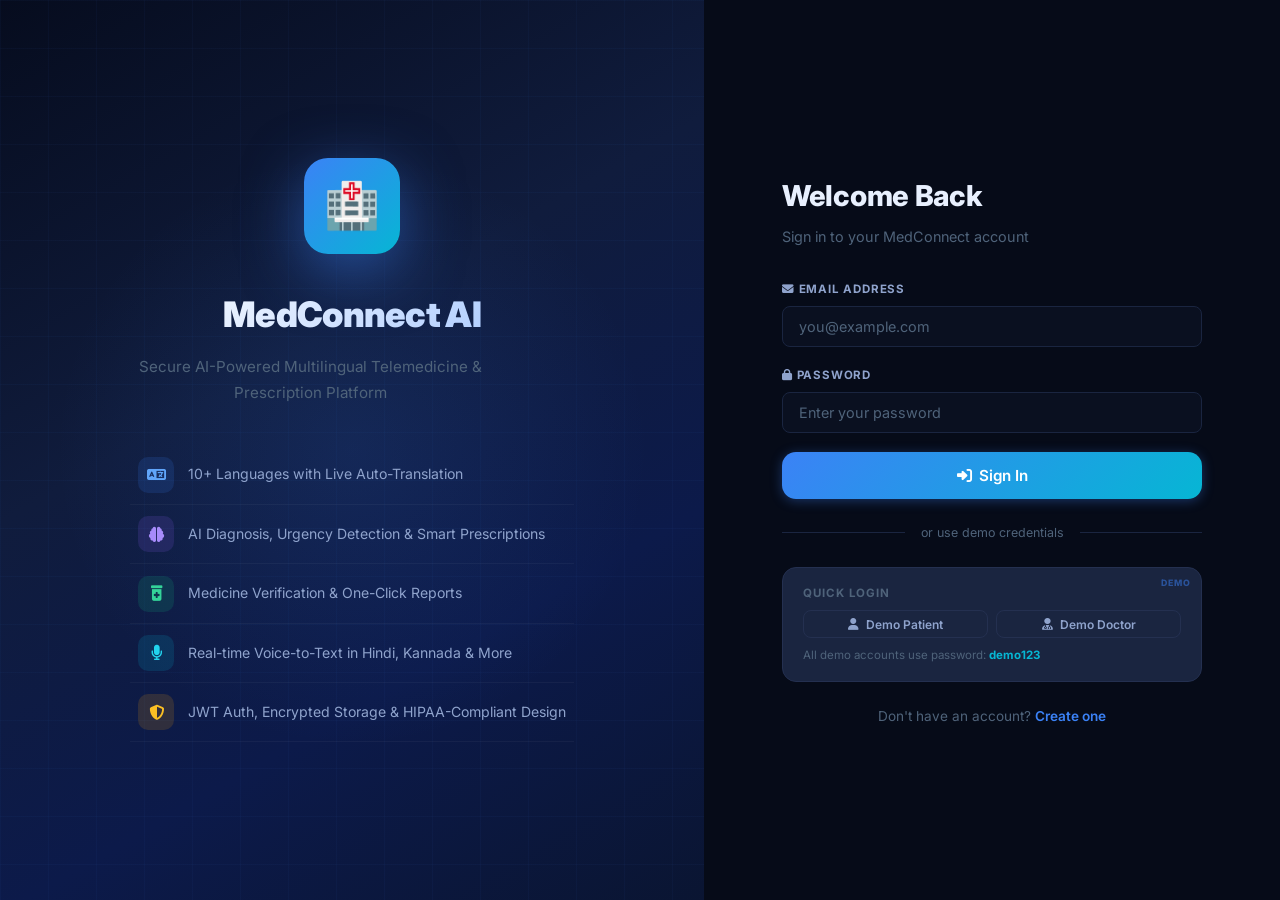
<file: login.html>
<!DOCTYPE html>
<html lang="en">
<head>
    <meta charset="UTF-8">
    <meta name="viewport" content="width=device-width, initial-scale=1.0">
    <meta name="description" content="Secure AI-Powered Multilingual Telemedicine System — Login to consult with doctors online">
    <title>MedConnect AI — Secure Telemedicine Login</title>
    <link rel="stylesheet" href="/static/css/style.css">
    <link rel="stylesheet" href="https://cdnjs.cloudflare.com/ajax/libs/font-awesome/6.5.1/css/all.min.css">
</head>
<body>
    <div class="login-container">
        <!-- Left: Brand Side -->
        <div class="login-brand-side">
            <div class="login-brand-content">
                <div class="login-brand-icon">🏥</div>
                <h1 class="login-brand-title">MedConnect AI</h1>
                <p class="login-brand-subtitle">
                    Secure AI-Powered Multilingual Telemedicine &amp; Prescription Platform
                </p>

                <div class="login-brand-features">
                    <div class="login-feature">
                        <div class="login-feature-icon" style="background:rgba(59,130,246,0.15);color:#60a5fa;">
                            <i class="fas fa-language"></i>
                        </div>
                        <span>10+ Languages with Live Auto-Translation</span>
                    </div>
                    <div class="login-feature">
                        <div class="login-feature-icon" style="background:rgba(139,92,246,0.15);color:#a78bfa;">
                            <i class="fas fa-brain"></i>
                        </div>
                        <span>AI Diagnosis, Urgency Detection &amp; Smart Prescriptions</span>
                    </div>
                    <div class="login-feature">
                        <div class="login-feature-icon" style="background:rgba(16,185,129,0.15);color:#34d399;">
                            <i class="fas fa-prescription-bottle-medical"></i>
                        </div>
                        <span>Medicine Verification &amp; One-Click Reports</span>
                    </div>
                    <div class="login-feature">
                        <div class="login-feature-icon" style="background:rgba(6,182,212,0.15);color:#22d3ee;">
                            <i class="fas fa-microphone"></i>
                        </div>
                        <span>Real-time Voice-to-Text in Hindi, Kannada &amp; More</span>
                    </div>
                    <div class="login-feature">
                        <div class="login-feature-icon" style="background:rgba(245,158,11,0.15);color:#fbbf24;">
                            <i class="fas fa-shield-halved"></i>
                        </div>
                        <span>JWT Auth, Encrypted Storage &amp; HIPAA-Compliant Design</span>
                    </div>
                </div>
            </div>
        </div>

        <!-- Right: Form Side -->
        <div class="login-form-side">
            <div class="login-form-wrapper">

                <!-- === LOGIN SECTION === -->
                <div id="login-section">
                    <h2 class="login-form-title">Welcome Back</h2>
                    <p class="login-form-subtitle">Sign in to your MedConnect account</p>

                    <form id="login-form" autocomplete="off">
                        <div class="form-group">
                            <label class="form-label" for="login-email"><i class="fas fa-envelope"></i> Email Address</label>
                            <input type="email" id="login-email" class="form-input" placeholder="you@example.com" required>
                        </div>
                        <div class="form-group">
                            <label class="form-label" for="login-password"><i class="fas fa-lock"></i> Password</label>
                            <input type="password" id="login-password" class="form-input" placeholder="Enter your password" required>
                        </div>
                        <div id="login-error" class="error-text mb-sm" style="display:none;"></div>
                        <button type="submit" class="btn btn-primary btn-lg btn-block" id="login-submit-btn">
                            <i class="fas fa-sign-in-alt"></i> Sign In
                        </button>
                    </form>

                    <div class="form-divider">or use demo credentials</div>

                    <div class="demo-creds-box mb-md">
                        <p class="text-xs text-muted mb-sm" style="font-weight:700;text-transform:uppercase;letter-spacing:0.08em;">Quick Login</p>
                        <div style="display:flex;gap:8px;flex-wrap:wrap;">
                            <button class="btn btn-ghost btn-sm" onclick="fillDemo('rahul@patient.com','demo123')" style="flex:1;">
                                <i class="fas fa-user"></i> Demo Patient
                            </button>
                            <button class="btn btn-ghost btn-sm" onclick="fillDemo('dr.sharma@hospital.com','demo123')" style="flex:1;">
                                <i class="fas fa-user-md"></i> Demo Doctor
                            </button>
                        </div>
                        <p class="text-xs text-muted mt-sm">All demo accounts use password: <strong style="color:var(--accent-secondary);">demo123</strong></p>
                    </div>

                    <p class="login-footer">
                        Don't have an account? <a href="#" id="show-register">Create one</a>
                    </p>
                </div>

                <!-- === REGISTER SECTION === -->
                <div id="register-section" class="hidden">
                    <h2 class="login-form-title">Create Account</h2>
                    <p class="login-form-subtitle">Join MedConnect as a Patient or Doctor</p>

                    <div class="role-toggle mb-lg">
                        <button type="button" class="role-toggle-btn active" data-role="patient" id="role-patient-btn">
                            <i class="fas fa-user"></i> Patient
                        </button>
                        <button type="button" class="role-toggle-btn" data-role="doctor" id="role-doctor-btn">
                            <i class="fas fa-user-md"></i> Doctor
                        </button>
                    </div>

                    <form id="register-form" autocomplete="off">
                        <div class="form-group">
                            <label class="form-label" for="reg-name">Full Name</label>
                            <input type="text" id="reg-name" class="form-input" placeholder="Enter your full name" required>
                        </div>
                        <div class="form-group">
                            <label class="form-label" for="reg-email">Email Address</label>
                            <input type="email" id="reg-email" class="form-input" placeholder="Enter your email" required>
                        </div>
                        <div class="form-row">
                            <div class="form-group">
                                <label class="form-label" for="reg-password">Password</label>
                                <input type="password" id="reg-password" class="form-input" placeholder="Min 6 chars" required minlength="6">
                            </div>
                            <div class="form-group">
                                <label class="form-label" for="reg-confirm-password">Confirm</label>
                                <input type="password" id="reg-confirm-password" class="form-input" placeholder="Re-enter" required>
                            </div>
                        </div>

                        <!-- Patient fields -->
                        <div class="patient-only">
                            <div class="form-row">
                                <div class="form-group">
                                    <label class="form-label" for="reg-age">Age</label>
                                    <input type="number" id="reg-age" class="form-input" placeholder="Age" min="1" max="120">
                                </div>
                                <div class="form-group">
                                    <label class="form-label" for="reg-gender">Gender</label>
                                    <select id="reg-gender" class="form-select">
                                        <option value="">Select</option>
                                        <option value="Male">Male</option>
                                        <option value="Female">Female</option>
                                        <option value="Other">Other</option>
                                    </select>
                                </div>
                            </div>
                            <div class="form-group">
                                <label class="form-label" for="reg-blood-group">Blood Group</label>
                                <select id="reg-blood-group" class="form-select">
                                    <option value="">Select</option>
                                    <option>A+</option><option>A-</option>
                                    <option>B+</option><option>B-</option>
                                    <option>AB+</option><option>AB-</option>
                                    <option>O+</option><option>O-</option>
                                </select>
                            </div>
                        </div>

                        <!-- Doctor fields -->
                        <div class="doctor-only" style="display:none;">
                            <div class="form-group">
                                <label class="form-label" for="reg-specialization">Specialization</label>
                                <select id="reg-specialization" class="form-select">
                                    <option>General Medicine</option>
                                    <option>Cardiology</option>
                                    <option>Neurology</option>
                                    <option>Pediatrics</option>
                                    <option>Orthopedics</option>
                                    <option>Dermatology</option>
                                    <option>ENT</option>
                                    <option>Gynecology</option>
                                    <option>Psychiatry</option>
                                    <option>Oncology</option>
                                    <option>Gastroenterology</option>
                                    <option>Pulmonology</option>
                                </select>
                            </div>
                            <div class="form-group">
                                <label class="form-label" for="reg-experience">Years of Experience</label>
                                <input type="number" id="reg-experience" class="form-input" placeholder="e.g. 5" min="0" max="60">
                            </div>
                        </div>

                        <div id="register-error" class="error-text mb-sm" style="display:none;"></div>
                        <button type="submit" class="btn btn-primary btn-lg btn-block mt-md">
                            <i class="fas fa-user-plus"></i> Create Account
                        </button>
                    </form>

                    <p class="login-footer">
                        Already have an account? <a href="#" id="show-login">Sign in</a>
                    </p>
                </div>
            </div>
        </div>
    </div>

    <script src="/static/js/utils.js"></script>
    <script src="/static/js/auth.js"></script>
    <script>
        function fillDemo(email, pass) {
            document.getElementById('login-email').value = email;
            document.getElementById('login-password').value = pass;
        }
    </script>
</body>
</html>
</file>
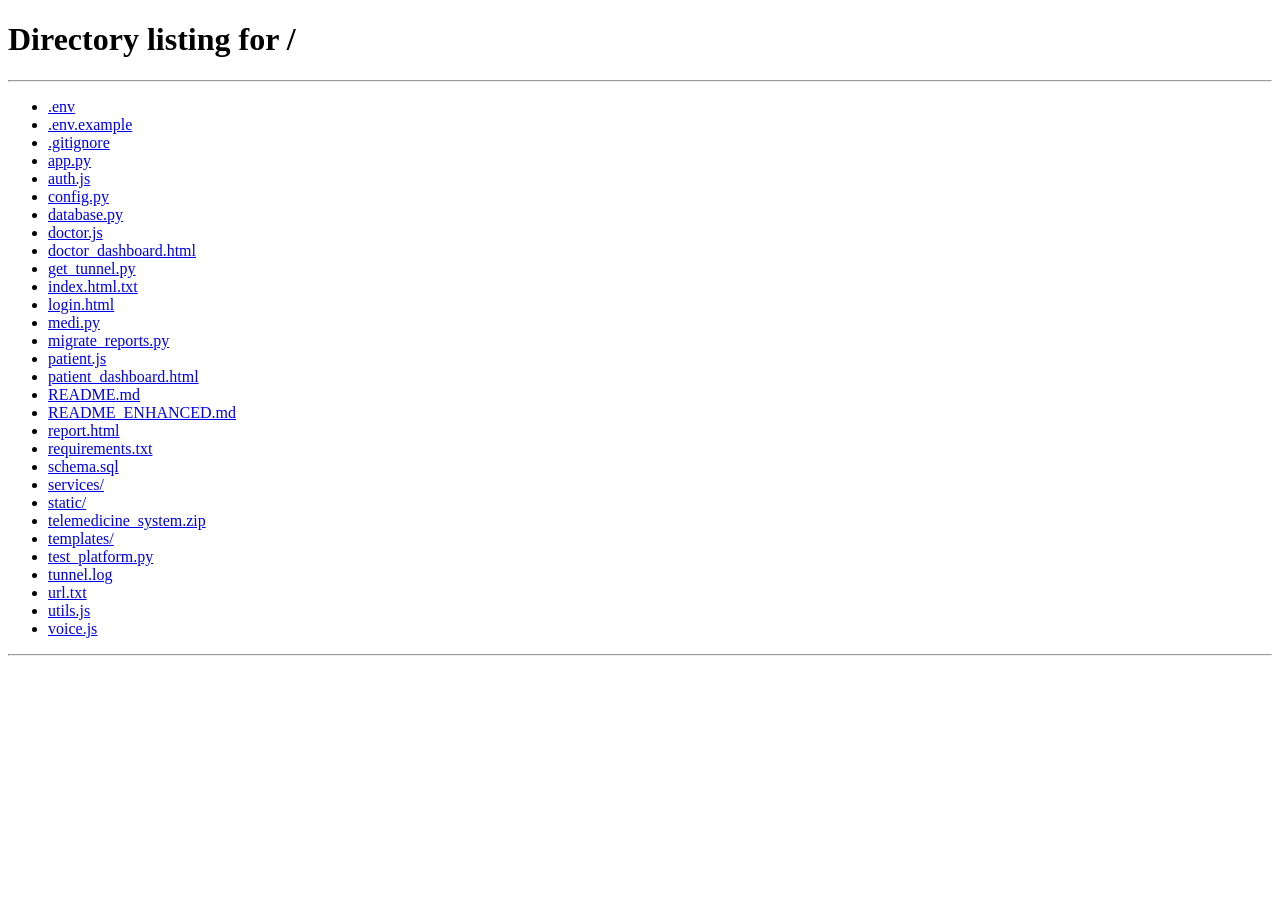
<file: report.html>
<!DOCTYPE html>
<html lang="en">
<head>
    <meta charset="UTF-8">
    <meta name="viewport" content="width=device-width, initial-scale=1.0">
    <meta name="description" content="MedConnect AI — Medical Report">
    <title>MedConnect AI — Medical Report</title>
    <link rel="stylesheet" href="/static/css/style.css">
    <link rel="stylesheet" href="https://cdnjs.cloudflare.com/ajax/libs/font-awesome/6.5.1/css/all.min.css">
    <style>
        .report-hero {
            text-align:center;
            padding:2.5rem;
            background:linear-gradient(135deg, rgba(59,130,246,0.08),rgba(6,182,212,0.06));
            border-bottom:1px solid var(--border-color);
        }
        .report-hero-icon {
            width:72px; height:72px;
            background:var(--accent-gradient); border-radius:20px;
            display:flex; align-items:center; justify-content:center;
            font-size:2.2rem; margin:0 auto 1rem;
            box-shadow:0 8px 32px rgba(59,130,246,0.4);
        }
        .info-grid { display:grid; grid-template-columns:1fr 1fr; gap:0; }
        .info-row {
            display:flex; align-items:flex-start; gap:10px;
            padding:0.85rem 1.5rem; border-bottom:1px solid var(--border-color);
        }
        .info-row:nth-child(odd) { background:rgba(255,255,255,0.015); }
        .info-label {
            font-size:0.72rem; font-weight:700; text-transform:uppercase;
            letter-spacing:0.07em; color:var(--text-muted);
            width:110px; flex-shrink:0; padding-top:2px;
        }
        .info-value { font-size:0.92rem; font-weight:500; color:var(--text-primary); }

        .section-heading {
            display:flex; align-items:center; gap:10px;
            font-size:0.78rem; font-weight:700;
            text-transform:uppercase; letter-spacing:0.08em;
            color:var(--text-secondary); margin-bottom:1rem;
        }
        .section-heading::after { content:''; flex:1; height:1px; background:var(--border-color); }

        .pill-badge {
            background:rgba(59,130,246,0.15); color:var(--accent-primary);
            padding:0.22rem 0.75rem; border-radius:var(--radius-full);
            font-size:0.78rem; font-weight:600; display:inline-block;
        }
        .pill-badge-success { background:var(--success-bg); color:var(--success); }
        .pill-badge-warning { background:var(--warning-bg); color:var(--warning); }

        .clean-list { list-style:none; padding-left:0; margin:0; }
        .clean-list li {
            position:relative; padding:0.5rem 0.5rem 0.5rem 1.5rem;
            font-size:0.9rem; line-height:1.5; color:var(--text-secondary);
            border-bottom:1px solid rgba(255,255,255,0.03);
        }
        .clean-list li:last-child { border-bottom:none; }
        .clean-list li::before {
            content:'›'; position:absolute; left:0;
            color:var(--accent-primary); font-weight:900; font-size:1.1rem;
        }

        .confidence-bar-wrapper {
            display:flex; align-items:center; gap:12px;
        }
        .confidence-bar-track {
            flex:1; height:8px;
            background:var(--bg-input); border-radius:4px; overflow:hidden;
        }
        .confidence-bar-fill {
            height:100%; border-radius:4px;
            background:var(--accent-gradient);
            transition:width 1.2s cubic-bezier(0.25,0.46,0.45,0.94);
            width:0;
        }

        /* Print */
        @media print {
            .no-print { display:none !important; }
            body { background:#fff !important; color:#000 !important; }
            .card { background:#fff !important; border:1px solid #ddd !important; }
            .card-header,.card-body { border-color:#ddd !important; }
            .page-header { display:none !important; }
            .report-hero { background:#f8f9fa !important; }
        }
    </style>
</head>
<body>
    <div class="app-container">
        <!-- Header -->
        <header class="page-header no-print">
            <div class="brand">
                <div class="brand-icon">🏥</div>
                <span class="brand-text">MedConnect AI</span>
            </div>
            <div class="header-actions">
                <button class="btn btn-primary btn-sm" onclick="window.print()">
                    <i class="fas fa-print"></i> Print
                </button>
                <button class="btn btn-ghost btn-sm" onclick="history.back()">
                    <i class="fas fa-arrow-left"></i> Back
                </button>
            </div>
        </header>

        <div class="page-content" style="max-width:920px;">

            <!-- Report Header Card -->
            <div class="card mb-md">
                <div class="report-hero">
                    <div class="report-hero-icon">🏥</div>
                    <h1 style="font-size:1.6rem;font-weight:900;letter-spacing:-0.02em;margin-bottom:0.3rem;">MedConnect AI</h1>
                    <p class="text-sm text-muted">Secure AI-Powered Multilingual Telemedicine System</p>
                    <div style="width:50px;height:3px;background:var(--accent-gradient);margin:1.2rem auto 1rem;border-radius:2px;"></div>
                    <h2 style="font-size:1rem;font-weight:700;color:var(--accent-secondary);letter-spacing:0.12em;text-transform:uppercase;">Medical Report</h2>
                    <p class="text-xs text-muted mt-sm" id="report-date"></p>
                </div>

                <!-- Patient & Doctor Info Grid -->
                <div class="grid-2" style="gap:0;border-top:1px solid var(--border-color);">
                    <div style="border-right:1px solid var(--border-color);">
                        <div class="info-row"><span class="info-label">Patient</span><span class="info-value" id="rpt-patient-name">—</span></div>
                        <div class="info-row"><span class="info-label">Age / Gender</span><span class="info-value" id="rpt-patient-age">—</span></div>
                        <div class="info-row"><span class="info-label">Blood Group</span><span class="info-value" id="rpt-patient-blood">—</span></div>
                    </div>
                    <div>
                        <div class="info-row"><span class="info-label">Doctor</span><span class="info-value" id="rpt-doctor-name">—</span></div>
                        <div class="info-row"><span class="info-label">Specialty</span><span class="info-value" id="rpt-doctor-spec">—</span></div>
                        <div class="info-row"><span class="info-label">Consult ID</span><span class="info-value" id="rpt-consult-id">—</span></div>
                    </div>
                </div>
            </div>

            <!-- Diagnosis -->
            <div class="card mb-md" style="border-top:3px solid var(--accent-primary);">
                <div class="card-header">
                    <h3><i class="fas fa-stethoscope" style="color:var(--accent-primary);"></i> Diagnosis &amp; Clinical Summary</h3>
                    <span id="rpt-urgency-badge" class="badge badge-info" style="display:none;"></span>
                </div>
                <div class="card-body">
                    <div class="grid-2">
                        <div>
                            <div class="section-heading"><i class="fas fa-search"></i> Problem</div>
                            <p class="text-sm" id="rpt-problem" style="color:var(--text-secondary);line-height:1.6;">—</p>
                        </div>
                        <div>
                            <div class="section-heading"><i class="fas fa-virus"></i> Symptoms Identified</div>
                            <div id="rpt-symptoms-chips" style="display:flex;flex-wrap:wrap;gap:6px;"></div>
                        </div>
                    </div>
                    <hr class="section-divider" style="margin:1.5rem 0;">
                    <div class="grid-2">
                        <div>
                            <div class="section-heading"><i class="fas fa-hospital"></i> Condition / Disease</div>
                            <p id="rpt-disease" style="font-weight:700;font-size:1.05rem;color:var(--text-primary);"></p>
                        </div>
                        <div>
                            <div class="section-heading"><i class="fas fa-bolt"></i> Probable Cause</div>
                            <p id="rpt-cause" class="text-sm" style="color:var(--text-secondary);line-height:1.6;"></p>
                        </div>
                    </div>
                    <!-- AI Confidence -->
                    <div style="margin-top:1.5rem;padding:1rem;background:var(--bg-elevated);border-radius:var(--radius-md);">
                        <div class="flex items-center justify-between mb-sm">
                            <span class="text-xs font-bold" style="text-transform:uppercase;letter-spacing:0.07em;color:var(--text-muted);">AI Analysis Confidence</span>
                            <span class="text-sm font-bold" id="rpt-confidence-text">—</span>
                        </div>
                        <div class="confidence-bar-wrapper">
                            <div class="confidence-bar-track">
                                <div id="rpt-confidence-bar" class="confidence-bar-fill"></div>
                            </div>
                        </div>
                    </div>
                </div>
            </div>

            <!-- Prescribed Medicines -->
            <div class="card mb-md" style="border-top:3px solid var(--success);">
                <div class="card-header">
                    <h3><i class="fas fa-pills" style="color:var(--success);"></i> Prescribed Medication</h3>
                    <span class="badge badge-success">Doctor Approved</span>
                </div>
                <div class="card-body" style="padding:0;">
                    <div class="table-responsive">
                        <table class="report-table">
                            <thead>
                                <tr>
                                    <th style="padding-left:1.5rem;">#</th>
                                    <th>Medicine</th>
                                    <th>Dosage</th>
                                    <th>Frequency</th>
                                    <th>Duration</th>
                                </tr>
                            </thead>
                            <tbody id="rpt-medicine-tbody">
                                <tr><td colspan="5" class="text-muted text-center" style="padding:2rem;">No medicines prescribed</td></tr>
                            </tbody>
                        </table>
                    </div>
                </div>
            </div>

            <!-- Clinical Notes & Precautions -->
            <div class="card mb-md">
                <div class="card-header">
                    <h3><i class="fas fa-notes-medical" style="color:var(--accent-secondary);"></i> Clinical Notes &amp; Precautions</h3>
                </div>
                <div class="card-body">
                    <div class="grid-2">
                        <div>
                            <div class="section-heading"><i class="fas fa-clipboard"></i> Doctor's Notes</div>
                            <div id="rpt-notes" style="font-size:0.9rem;color:var(--text-secondary);line-height:1.7;">—</div>
                        </div>
                        <div>
                            <div class="section-heading"><i class="fas fa-shield-virus"></i> Preventive Measures</div>
                            <div id="rpt-precautions"></div>
                        </div>
                    </div>
                </div>
            </div>

            <!-- Lifestyle Plan -->
            <div class="card mb-md">
                <div class="card-header">
                    <h3><i class="fas fa-leaf" style="color:#10b981;"></i> Lifestyle &amp; Wellness Plan</h3>
                </div>
                <div class="card-body">
                    <div class="grid-2">
                        <div style="border-right:1px solid var(--border-color);padding-right:1.5rem;">
                            <div class="section-heading"><i class="fas fa-utensils" style="color:#f97316;"></i> Dietary Plan</div>
                            <div id="rpt-diet"></div>
                        </div>
                        <div style="padding-left:1.5rem;">
                            <div class="section-heading"><i class="fas fa-running" style="color:var(--accent-primary);"></i> Physical Routine</div>
                            <div id="rpt-exercise"></div>
                        </div>
                    </div>
                </div>
            </div>

            <!-- Disclaimer -->
            <div id="rpt-disclaimer-box" class="disclaimer-box mb-md" style="display:none;">
                <strong>⚠️ Medical Disclaimer:</strong> <span id="rpt-disclaimer"></span>
            </div>

            <!-- Footer -->
            <div class="text-center text-muted text-xs" style="padding:2rem 0 1rem;">
                <p>This report was generated by <strong style="color:var(--accent-secondary);">MedConnect AI</strong> — Secure AI-Powered Multilingual Telemedicine System</p>
                <p class="mt-sm">Report ID: <span id="rpt-report-id">—</span> | Generated: <span id="rpt-generated-at">—</span></p>
                <p class="mt-sm" style="opacity:0.7;">AI-assisted analysis is supplementary and does not replace professional medical judgment.</p>
            </div>

        </div>
    </div>

    <script src="/static/js/utils.js"></script>
    <script>
        function renderBulletList(text) {
            if (!text || text === '—') return '<p class="text-muted text-sm">—</p>';
            const items = text.split(/;|\n/).map(s => s.trim()).filter(Boolean);
            if (items.length === 0) return `<p class="text-sm" style="color:var(--text-secondary);">${escapeHtml(text)}</p>`;
            return `<ul class="clean-list">${items.map(i => `<li>${escapeHtml(i)}</li>`).join('')}</ul>`;
        }

        document.addEventListener('DOMContentLoaded', async () => {
            const auth = getAuth();
            if (!auth) { window.location.href = '/'; return; }

            const pathParts = window.location.pathname.split('/');
            const consultationId = pathParts[pathParts.length - 1];

            if (!consultationId || isNaN(consultationId)) {
                showToast('Invalid report URL', 'error'); return;
            }

            try {
                const [consultation, report, prescription] = await Promise.all([
                    apiCall(`/consult/${consultationId}`),
                    apiCall(`/report/data/${consultationId}`),
                    apiCall(`/prescription/${consultationId}`)
                ]);

                // ── Patient & Doctor Info ──
                if (consultation) {
                    document.getElementById('rpt-patient-name').textContent = consultation.patient_name || '—';
                    document.getElementById('rpt-doctor-name').textContent  = consultation.doctor_name  || '—';
                    document.getElementById('rpt-doctor-spec').textContent  = consultation.specialization || '—';
                    document.getElementById('rpt-consult-id').textContent   = `#${consultationId}`;
                    document.getElementById('report-date').textContent      = `Consultation Date: ${formatDateTime(consultation.created_at)}`;

                    // Patient age/gender/blood from consultation (joined fields)
                    const age   = consultation.age;
                    const gender = consultation.gender;
                    const blood = consultation.blood_group;
                    document.getElementById('rpt-patient-age').textContent  = [age ? `${age} yrs` : null, gender].filter(Boolean).join(' | ') || '—';
                    document.getElementById('rpt-patient-blood').textContent = blood || '—';

                    // Urgency badge
                    if (consultation.urgency_level && consultation.urgency_level !== 'low') {
                        const ub = document.getElementById('rpt-urgency-badge');
                        const cls = consultation.urgency_level === 'critical' ? 'badge-danger'
                                  : consultation.urgency_level === 'high' ? 'badge-warning' : 'badge-info';
                        ub.className = `badge ${cls}`;
                        ub.textContent = `⚡ ${consultation.urgency_level.toUpperCase()} URGENCY`;
                        ub.style.display = '';
                    }
                }

                // ── Report Sections ──
                if (report && typeof report === 'object' && report.id) {
                    try {
                        document.getElementById('rpt-problem').textContent = report.problem || '—';
                        document.getElementById('rpt-disease').textContent = report.disease || '—';
                        document.getElementById('rpt-cause').textContent   = report.cause   || '—';
                        document.getElementById('rpt-report-id').textContent     = `#${report.id}`;
                        document.getElementById('rpt-generated-at').textContent  = formatDateTime(report.created_at);

                        // Symptoms as pills
                        const chipsEl = document.getElementById('rpt-symptoms-chips');
                        if (report.symptoms) {
                            const symptoms = report.symptoms.split(',').map(s => s.trim()).filter(Boolean);
                            chipsEl.innerHTML = symptoms.length > 0
                                ? symptoms.map(s => `<span class="badge badge-info" style="font-size:0.72rem;">${escapeHtml(s)}</span>`).join('')
                                : '<span class="text-muted text-sm">None identified</span>';
                        }

                        // Precautions
                        document.getElementById('rpt-precautions').innerHTML = renderBulletList(report.precautions);

                        // Diet & Exercise — prefer prescription values
                        const dietText     = (prescription && prescription.diet)     ? prescription.diet     : report.diet_suggestions;
                        const exerciseText = (prescription && prescription.exercise) ? prescription.exercise : report.exercise_suggestions;
                        document.getElementById('rpt-diet').innerHTML     = renderBulletList(dietText);
                        document.getElementById('rpt-exercise').innerHTML = renderBulletList(exerciseText);

                        // Doctor's Notes
                        if (prescription && prescription.additional_notes) {
                            document.getElementById('rpt-notes').innerHTML = escapeHtml(prescription.additional_notes).replace(/\n/g, '<br>');
                        }

                        // Confidence bar
                        const confidence = Math.round((report.ai_confidence || 0) * 100);
                        const barColor = confidence >= 70 ? 'var(--success)' : confidence >= 40 ? 'var(--warning)' : 'var(--danger)';
                        document.getElementById('rpt-confidence-text').textContent = `${confidence}% confidence`;
                        document.getElementById('rpt-confidence-text').style.color = barColor;
                        const bar = document.getElementById('rpt-confidence-bar');
                        bar.style.background = barColor;
                        setTimeout(() => { bar.style.width = `${confidence}%`; }, 400);

                        // Disclaimer
                        if (report.disclaimer) {
                            document.getElementById('rpt-disclaimer').textContent = report.disclaimer;
                            document.getElementById('rpt-disclaimer-box').style.display = 'block';
                        }
                    } catch (reportError) {
                        console.error('Error processing report data:', reportError);
                        showToast('Error displaying report data. Please refresh the page.', 'error');
                    }
                } else {
                    console.warn('Report data:', report);
                    if (report && report.error) {
                        showToast('Report generation failed: ' + report.error, 'error');
                    } else {
                        showToast('Report not yet generated. Ask your doctor to approve the prescription.', 'warning');
                    }
                }

                // ── Medicines Table ──
                if (prescription && prescription.medicines && prescription.medicines.length > 0) {
                    document.getElementById('rpt-medicine-tbody').innerHTML = prescription.medicines.map((m, i) => `
                        <tr>
                            <td style="padding-left:1.5rem;color:var(--text-muted);font-size:0.82rem;">${i+1}</td>
                            <td style="font-weight:700;font-size:0.98rem;">${escapeHtml(m.name || '')}</td>
                            <td><span class="pill-badge">${escapeHtml(m.dosage || '—')}</span></td>
                            <td style="color:var(--text-secondary);">${escapeHtml(m.frequency || '—')}</td>
                            <td><span class="pill-badge pill-badge-success">${escapeHtml(m.duration || '—')}</span></td>
                        </tr>
                    `).join('');
                }

            } catch (err) {
                console.error('Failed to load report:', err);
                showToast('Failed to load report data: ' + err.message, 'error');
            }
        });
    </script>
</body>
</html>
</file>
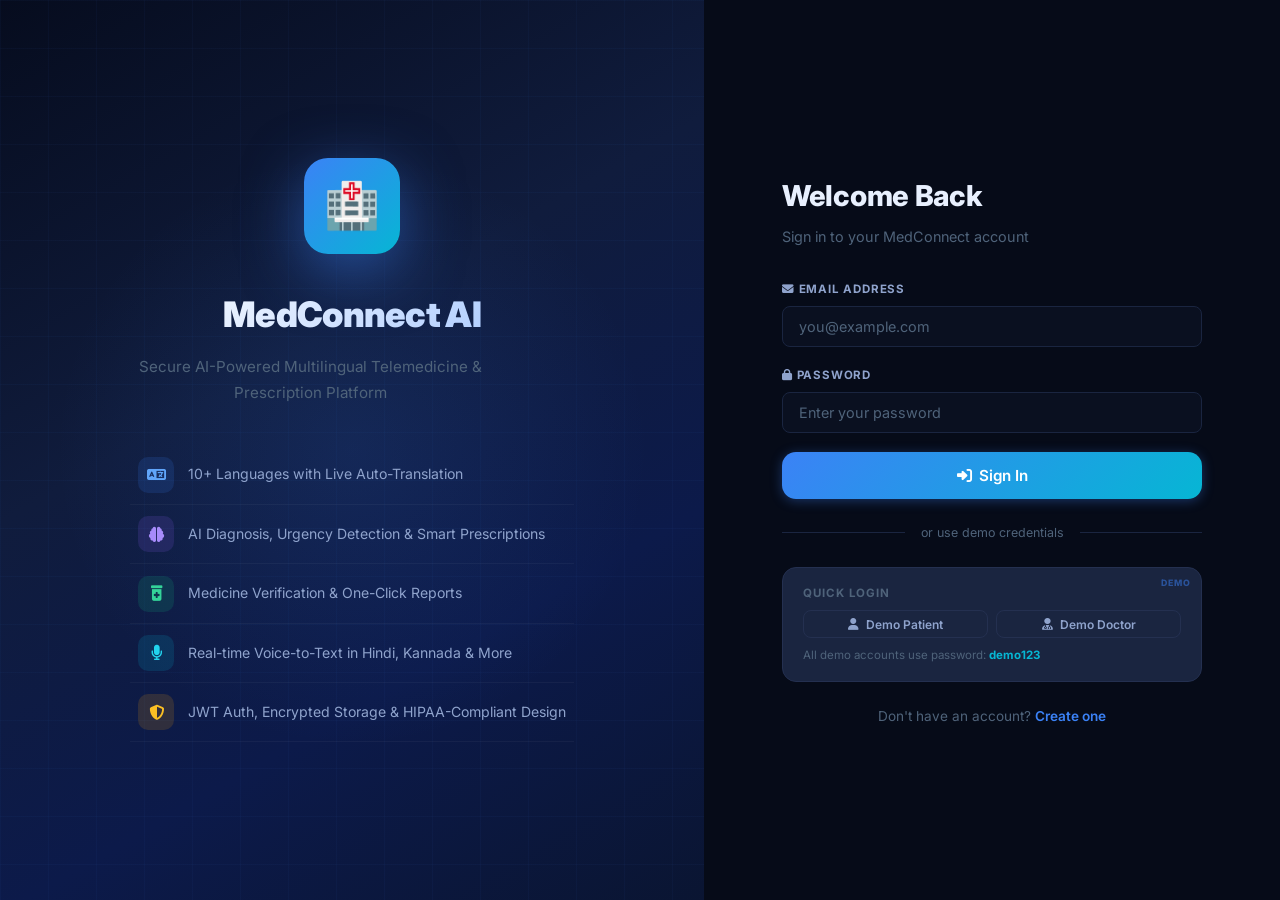
<file: templates/login.html>
<!DOCTYPE html>
<html lang="en">
<head>
    <meta charset="UTF-8">
    <meta name="viewport" content="width=device-width, initial-scale=1.0">
    <meta name="description" content="Secure AI-Powered Multilingual Telemedicine System — Login to consult with doctors online">
    <title>MedConnect AI — Secure Telemedicine Login</title>
    <link rel="stylesheet" href="/static/css/style.css">
    <link rel="stylesheet" href="https://cdnjs.cloudflare.com/ajax/libs/font-awesome/6.5.1/css/all.min.css">
</head>
<body>
    <div class="login-container">
        <!-- Left: Brand Side -->
        <div class="login-brand-side">
            <div class="login-brand-content">
                <div class="login-brand-icon">🏥</div>
                <h1 class="login-brand-title">MedConnect AI</h1>
                <p class="login-brand-subtitle">
                    Secure AI-Powered Multilingual Telemedicine &amp; Prescription Platform
                </p>

                <div class="login-brand-features">
                    <div class="login-feature">
                        <div class="login-feature-icon" style="background:rgba(59,130,246,0.15);color:#60a5fa;">
                            <i class="fas fa-language"></i>
                        </div>
                        <span>10+ Languages with Live Auto-Translation</span>
                    </div>
                    <div class="login-feature">
                        <div class="login-feature-icon" style="background:rgba(139,92,246,0.15);color:#a78bfa;">
                            <i class="fas fa-brain"></i>
                        </div>
                        <span>AI Diagnosis, Urgency Detection &amp; Smart Prescriptions</span>
                    </div>
                    <div class="login-feature">
                        <div class="login-feature-icon" style="background:rgba(16,185,129,0.15);color:#34d399;">
                            <i class="fas fa-prescription-bottle-medical"></i>
                        </div>
                        <span>Medicine Verification &amp; One-Click Reports</span>
                    </div>
                    <div class="login-feature">
                        <div class="login-feature-icon" style="background:rgba(6,182,212,0.15);color:#22d3ee;">
                            <i class="fas fa-microphone"></i>
                        </div>
                        <span>Real-time Voice-to-Text in Hindi, Kannada &amp; More</span>
                    </div>
                    <div class="login-feature">
                        <div class="login-feature-icon" style="background:rgba(245,158,11,0.15);color:#fbbf24;">
                            <i class="fas fa-shield-halved"></i>
                        </div>
                        <span>JWT Auth, Encrypted Storage &amp; HIPAA-Compliant Design</span>
                    </div>
                </div>
            </div>
        </div>

        <!-- Right: Form Side -->
        <div class="login-form-side">
            <div class="login-form-wrapper">

                <!-- === LOGIN SECTION === -->
                <div id="login-section">
                    <h2 class="login-form-title">Welcome Back</h2>
                    <p class="login-form-subtitle">Sign in to your MedConnect account</p>

                    <form id="login-form" autocomplete="off">
                        <div class="form-group">
                            <label class="form-label" for="login-email"><i class="fas fa-envelope"></i> Email Address</label>
                            <input type="email" id="login-email" class="form-input" placeholder="you@example.com" required>
                        </div>
                        <div class="form-group">
                            <label class="form-label" for="login-password"><i class="fas fa-lock"></i> Password</label>
                            <input type="password" id="login-password" class="form-input" placeholder="Enter your password" required>
                        </div>
                        <div id="login-error" class="error-text mb-sm" style="display:none;"></div>
                        <button type="submit" class="btn btn-primary btn-lg btn-block" id="login-submit-btn">
                            <i class="fas fa-sign-in-alt"></i> Sign In
                        </button>
                    </form>

                    <div class="form-divider">or use demo credentials</div>

                    <div class="demo-creds-box mb-md">
                        <p class="text-xs text-muted mb-sm" style="font-weight:700;text-transform:uppercase;letter-spacing:0.08em;">Quick Login</p>
                        <div style="display:flex;gap:8px;flex-wrap:wrap;">
                            <button class="btn btn-ghost btn-sm" onclick="fillDemo('rahul@patient.com','demo123')" style="flex:1;">
                                <i class="fas fa-user"></i> Demo Patient
                            </button>
                            <button class="btn btn-ghost btn-sm" onclick="fillDemo('dr.sharma@hospital.com','demo123')" style="flex:1;">
                                <i class="fas fa-user-md"></i> Demo Doctor
                            </button>
                        </div>
                        <p class="text-xs text-muted mt-sm">All demo accounts use password: <strong style="color:var(--accent-secondary);">demo123</strong></p>
                    </div>

                    <p class="login-footer">
                        Don't have an account? <a href="#" id="show-register">Create one</a>
                    </p>
                </div>

                <!-- === REGISTER SECTION === -->
                <div id="register-section" class="hidden">
                    <h2 class="login-form-title">Create Account</h2>
                    <p class="login-form-subtitle">Join MedConnect as a Patient or Doctor</p>

                    <div class="role-toggle mb-lg">
                        <button type="button" class="role-toggle-btn active" data-role="patient" id="role-patient-btn">
                            <i class="fas fa-user"></i> Patient
                        </button>
                        <button type="button" class="role-toggle-btn" data-role="doctor" id="role-doctor-btn">
                            <i class="fas fa-user-md"></i> Doctor
                        </button>
                    </div>

                    <form id="register-form" autocomplete="off">
                        <div class="form-group">
                            <label class="form-label" for="reg-name">Full Name</label>
                            <input type="text" id="reg-name" class="form-input" placeholder="Enter your full name" required>
                        </div>
                        <div class="form-group">
                            <label class="form-label" for="reg-email">Email Address</label>
                            <input type="email" id="reg-email" class="form-input" placeholder="Enter your email" required>
                        </div>
                        <div class="form-row">
                            <div class="form-group">
                                <label class="form-label" for="reg-password">Password</label>
                                <input type="password" id="reg-password" class="form-input" placeholder="Min 6 chars" required minlength="6">
                            </div>
                            <div class="form-group">
                                <label class="form-label" for="reg-confirm-password">Confirm</label>
                                <input type="password" id="reg-confirm-password" class="form-input" placeholder="Re-enter" required>
                            </div>
                        </div>

                        <!-- Patient fields -->
                        <div class="patient-only">
                            <div class="form-row">
                                <div class="form-group">
                                    <label class="form-label" for="reg-age">Age</label>
                                    <input type="number" id="reg-age" class="form-input" placeholder="Age" min="1" max="120">
                                </div>
                                <div class="form-group">
                                    <label class="form-label" for="reg-gender">Gender</label>
                                    <select id="reg-gender" class="form-select">
                                        <option value="">Select</option>
                                        <option value="Male">Male</option>
                                        <option value="Female">Female</option>
                                        <option value="Other">Other</option>
                                    </select>
                                </div>
                            </div>
                            <div class="form-group">
                                <label class="form-label" for="reg-blood-group">Blood Group</label>
                                <select id="reg-blood-group" class="form-select">
                                    <option value="">Select</option>
                                    <option>A+</option><option>A-</option>
                                    <option>B+</option><option>B-</option>
                                    <option>AB+</option><option>AB-</option>
                                    <option>O+</option><option>O-</option>
                                </select>
                            </div>
                        </div>

                        <!-- Doctor fields -->
                        <div class="doctor-only" style="display:none;">
                            <div class="form-group">
                                <label class="form-label" for="reg-specialization">Specialization</label>
                                <select id="reg-specialization" class="form-select">
                                    <option>General Medicine</option>
                                    <option>Cardiology</option>
                                    <option>Neurology</option>
                                    <option>Pediatrics</option>
                                    <option>Orthopedics</option>
                                    <option>Dermatology</option>
                                    <option>ENT</option>
                                    <option>Gynecology</option>
                                    <option>Psychiatry</option>
                                    <option>Oncology</option>
                                    <option>Gastroenterology</option>
                                    <option>Pulmonology</option>
                                </select>
                            </div>
                            <div class="form-group">
                                <label class="form-label" for="reg-experience">Years of Experience</label>
                                <input type="number" id="reg-experience" class="form-input" placeholder="e.g. 5" min="0" max="60">
                            </div>
                        </div>

                        <div id="register-error" class="error-text mb-sm" style="display:none;"></div>
                        <button type="submit" class="btn btn-primary btn-lg btn-block mt-md">
                            <i class="fas fa-user-plus"></i> Create Account
                        </button>
                    </form>

                    <p class="login-footer">
                        Already have an account? <a href="#" id="show-login">Sign in</a>
                    </p>
                </div>
            </div>
        </div>
    </div>

    <script src="/static/js/utils.js"></script>
    <script src="/static/js/auth.js"></script>
    <script>
        function fillDemo(email, pass) {
            document.getElementById('login-email').value = email;
            document.getElementById('login-password').value = pass;
        }
    </script>
</body>
</html>
</file>
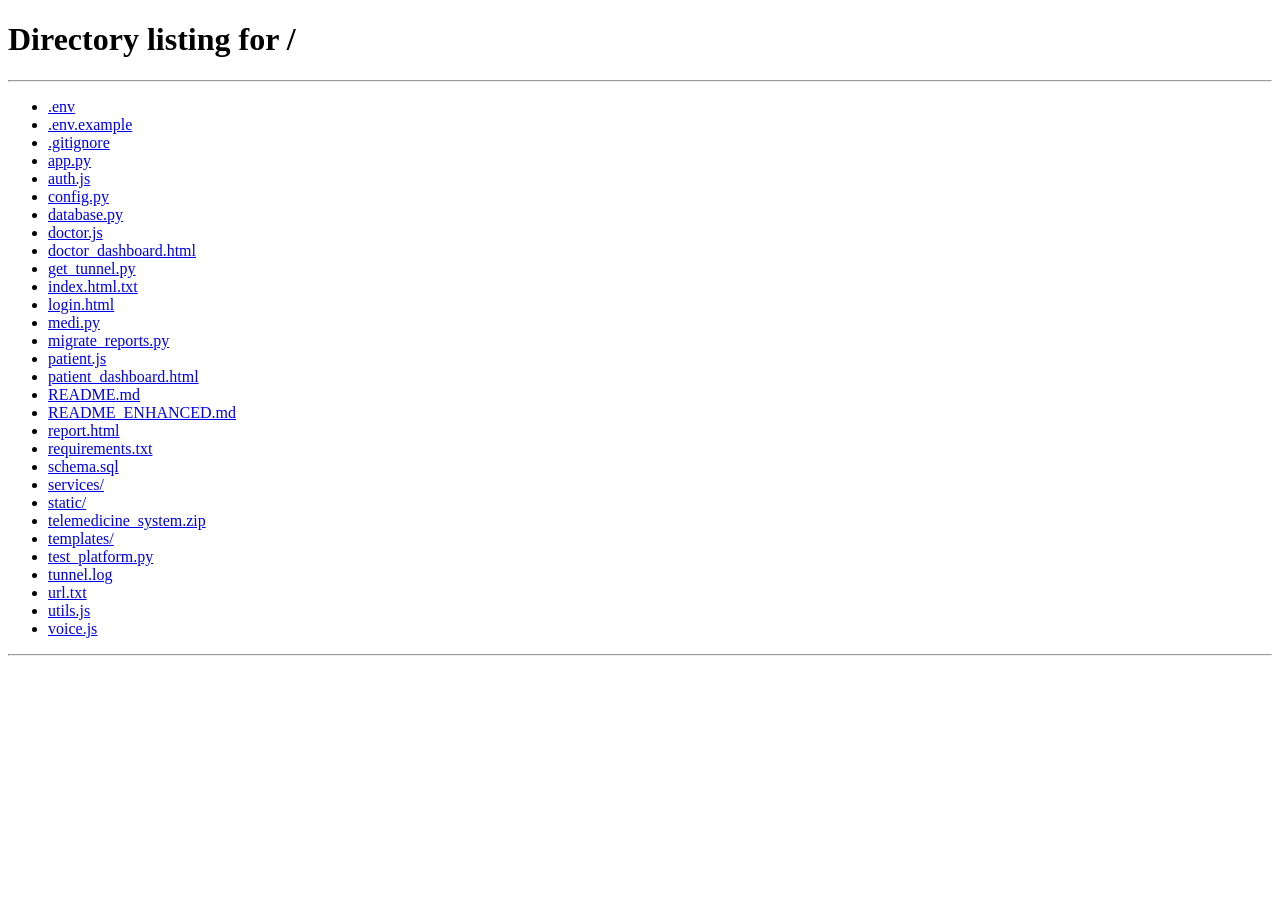
<file: templates/report.html>
<!DOCTYPE html>
<html lang="en">
<head>
    <meta charset="UTF-8">
    <meta name="viewport" content="width=device-width, initial-scale=1.0">
    <meta name="description" content="MedConnect AI — Medical Report">
    <title>MedConnect AI — Medical Report</title>
    <link rel="stylesheet" href="/static/css/style.css">
    <link rel="stylesheet" href="https://cdnjs.cloudflare.com/ajax/libs/font-awesome/6.5.1/css/all.min.css">
    <style>
        .report-hero {
            text-align:center;
            padding:2.5rem;
            background:linear-gradient(135deg, rgba(59,130,246,0.08),rgba(6,182,212,0.06));
            border-bottom:1px solid var(--border-color);
        }
        .report-hero-icon {
            width:72px; height:72px;
            background:var(--accent-gradient); border-radius:20px;
            display:flex; align-items:center; justify-content:center;
            font-size:2.2rem; margin:0 auto 1rem;
            box-shadow:0 8px 32px rgba(59,130,246,0.4);
        }
        .info-grid { display:grid; grid-template-columns:1fr 1fr; gap:0; }
        .info-row {
            display:flex; align-items:flex-start; gap:10px;
            padding:0.85rem 1.5rem; border-bottom:1px solid var(--border-color);
        }
        .info-row:nth-child(odd) { background:rgba(255,255,255,0.015); }
        .info-label {
            font-size:0.72rem; font-weight:700; text-transform:uppercase;
            letter-spacing:0.07em; color:var(--text-muted);
            width:110px; flex-shrink:0; padding-top:2px;
        }
        .info-value { font-size:0.92rem; font-weight:500; color:var(--text-primary); }

        .section-heading {
            display:flex; align-items:center; gap:10px;
            font-size:0.78rem; font-weight:700;
            text-transform:uppercase; letter-spacing:0.08em;
            color:var(--text-secondary); margin-bottom:1rem;
        }
        .section-heading::after { content:''; flex:1; height:1px; background:var(--border-color); }

        .pill-badge {
            background:rgba(59,130,246,0.15); color:var(--accent-primary);
            padding:0.22rem 0.75rem; border-radius:var(--radius-full);
            font-size:0.78rem; font-weight:600; display:inline-block;
        }
        .pill-badge-success { background:var(--success-bg); color:var(--success); }
        .pill-badge-warning { background:var(--warning-bg); color:var(--warning); }

        .clean-list { list-style:none; padding-left:0; margin:0; }
        .clean-list li {
            position:relative; padding:0.5rem 0.5rem 0.5rem 1.5rem;
            font-size:0.9rem; line-height:1.5; color:var(--text-secondary);
            border-bottom:1px solid rgba(255,255,255,0.03);
        }
        .clean-list li:last-child { border-bottom:none; }
        .clean-list li::before {
            content:'›'; position:absolute; left:0;
            color:var(--accent-primary); font-weight:900; font-size:1.1rem;
        }

        .confidence-bar-wrapper {
            display:flex; align-items:center; gap:12px;
        }
        .confidence-bar-track {
            flex:1; height:8px;
            background:var(--bg-input); border-radius:4px; overflow:hidden;
        }
        .confidence-bar-fill {
            height:100%; border-radius:4px;
            background:var(--accent-gradient);
            transition:width 1.2s cubic-bezier(0.25,0.46,0.45,0.94);
            width:0;
        }

        /* Print */
        @media print {
            .no-print { display:none !important; }
            body { background:#fff !important; color:#000 !important; }
            .card { background:#fff !important; border:1px solid #ddd !important; }
            .card-header,.card-body { border-color:#ddd !important; }
            .page-header { display:none !important; }
            .report-hero { background:#f8f9fa !important; }
        }
    </style>
</head>
<body>
    <div class="app-container">
        <!-- Header -->
        <header class="page-header no-print">
            <div class="brand">
                <div class="brand-icon">🏥</div>
                <span class="brand-text">MedConnect AI</span>
            </div>
            <div class="header-actions">
                <button class="btn btn-primary btn-sm" onclick="window.print()">
                    <i class="fas fa-print"></i> Print
                </button>
                <button class="btn btn-ghost btn-sm" onclick="history.back()">
                    <i class="fas fa-arrow-left"></i> Back
                </button>
            </div>
        </header>

        <div class="page-content" style="max-width:920px;">

            <!-- Report Header Card -->
            <div class="card mb-md">
                <div class="report-hero">
                    <div class="report-hero-icon">🏥</div>
                    <h1 style="font-size:1.6rem;font-weight:900;letter-spacing:-0.02em;margin-bottom:0.3rem;">MedConnect AI</h1>
                    <p class="text-sm text-muted">Secure AI-Powered Multilingual Telemedicine System</p>
                    <div style="width:50px;height:3px;background:var(--accent-gradient);margin:1.2rem auto 1rem;border-radius:2px;"></div>
                    <h2 style="font-size:1rem;font-weight:700;color:var(--accent-secondary);letter-spacing:0.12em;text-transform:uppercase;">Medical Report</h2>
                    <p class="text-xs text-muted mt-sm" id="report-date"></p>
                </div>

                <!-- Patient & Doctor Info Grid -->
                <div class="grid-2" style="gap:0;border-top:1px solid var(--border-color);">
                    <div style="border-right:1px solid var(--border-color);">
                        <div class="info-row"><span class="info-label">Patient</span><span class="info-value" id="rpt-patient-name">—</span></div>
                        <div class="info-row"><span class="info-label">Age / Gender</span><span class="info-value" id="rpt-patient-age">—</span></div>
                        <div class="info-row"><span class="info-label">Blood Group</span><span class="info-value" id="rpt-patient-blood">—</span></div>
                    </div>
                    <div>
                        <div class="info-row"><span class="info-label">Doctor</span><span class="info-value" id="rpt-doctor-name">—</span></div>
                        <div class="info-row"><span class="info-label">Specialty</span><span class="info-value" id="rpt-doctor-spec">—</span></div>
                        <div class="info-row"><span class="info-label">Consult ID</span><span class="info-value" id="rpt-consult-id">—</span></div>
                    </div>
                </div>
            </div>

            <!-- Diagnosis -->
            <div class="card mb-md" style="border-top:3px solid var(--accent-primary);">
                <div class="card-header">
                    <h3><i class="fas fa-stethoscope" style="color:var(--accent-primary);"></i> Diagnosis &amp; Clinical Summary</h3>
                    <span id="rpt-urgency-badge" class="badge badge-info" style="display:none;"></span>
                </div>
                <div class="card-body">
                    <div class="grid-2">
                        <div>
                            <div class="section-heading"><i class="fas fa-search"></i> Problem</div>
                            <p class="text-sm" id="rpt-problem" style="color:var(--text-secondary);line-height:1.6;">—</p>
                        </div>
                        <div>
                            <div class="section-heading"><i class="fas fa-virus"></i> Symptoms Identified</div>
                            <div id="rpt-symptoms-chips" style="display:flex;flex-wrap:wrap;gap:6px;"></div>
                        </div>
                    </div>
                    <hr class="section-divider" style="margin:1.5rem 0;">
                    <div class="grid-2">
                        <div>
                            <div class="section-heading"><i class="fas fa-hospital"></i> Condition / Disease</div>
                            <p id="rpt-disease" style="font-weight:700;font-size:1.05rem;color:var(--text-primary);"></p>
                        </div>
                        <div>
                            <div class="section-heading"><i class="fas fa-bolt"></i> Probable Cause</div>
                            <p id="rpt-cause" class="text-sm" style="color:var(--text-secondary);line-height:1.6;"></p>
                        </div>
                    </div>
                    <!-- AI Confidence -->
                    <div style="margin-top:1.5rem;padding:1rem;background:var(--bg-elevated);border-radius:var(--radius-md);">
                        <div class="flex items-center justify-between mb-sm">
                            <span class="text-xs font-bold" style="text-transform:uppercase;letter-spacing:0.07em;color:var(--text-muted);">AI Analysis Confidence</span>
                            <span class="text-sm font-bold" id="rpt-confidence-text">—</span>
                        </div>
                        <div class="confidence-bar-wrapper">
                            <div class="confidence-bar-track">
                                <div id="rpt-confidence-bar" class="confidence-bar-fill"></div>
                            </div>
                        </div>
                    </div>
                </div>
            </div>

            <!-- Prescribed Medicines -->
            <div class="card mb-md" style="border-top:3px solid var(--success);">
                <div class="card-header">
                    <h3><i class="fas fa-pills" style="color:var(--success);"></i> Prescribed Medication</h3>
                    <span class="badge badge-success">Doctor Approved</span>
                </div>
                <div class="card-body" style="padding:0;">
                    <div class="table-responsive">
                        <table class="report-table">
                            <thead>
                                <tr>
                                    <th style="padding-left:1.5rem;">#</th>
                                    <th>Medicine</th>
                                    <th>Dosage</th>
                                    <th>Frequency</th>
                                    <th>Duration</th>
                                </tr>
                            </thead>
                            <tbody id="rpt-medicine-tbody">
                                <tr><td colspan="5" class="text-muted text-center" style="padding:2rem;">No medicines prescribed</td></tr>
                            </tbody>
                        </table>
                    </div>
                </div>
            </div>

            <!-- Clinical Notes & Precautions -->
            <div class="card mb-md">
                <div class="card-header">
                    <h3><i class="fas fa-notes-medical" style="color:var(--accent-secondary);"></i> Clinical Notes &amp; Precautions</h3>
                </div>
                <div class="card-body">
                    <div class="grid-2">
                        <div>
                            <div class="section-heading"><i class="fas fa-clipboard"></i> Doctor's Notes</div>
                            <div id="rpt-notes" style="font-size:0.9rem;color:var(--text-secondary);line-height:1.7;">—</div>
                        </div>
                        <div>
                            <div class="section-heading"><i class="fas fa-shield-virus"></i> Preventive Measures</div>
                            <div id="rpt-precautions"></div>
                        </div>
                    </div>
                </div>
            </div>

            <!-- Lifestyle Plan -->
            <div class="card mb-md">
                <div class="card-header">
                    <h3><i class="fas fa-leaf" style="color:#10b981;"></i> Lifestyle &amp; Wellness Plan</h3>
                </div>
                <div class="card-body">
                    <div class="grid-2">
                        <div style="border-right:1px solid var(--border-color);padding-right:1.5rem;">
                            <div class="section-heading"><i class="fas fa-utensils" style="color:#f97316;"></i> Dietary Plan</div>
                            <div id="rpt-diet"></div>
                        </div>
                        <div style="padding-left:1.5rem;">
                            <div class="section-heading"><i class="fas fa-running" style="color:var(--accent-primary);"></i> Physical Routine</div>
                            <div id="rpt-exercise"></div>
                        </div>
                    </div>
                </div>
            </div>

            <!-- Disclaimer -->
            <div id="rpt-disclaimer-box" class="disclaimer-box mb-md" style="display:none;">
                <strong>⚠️ Medical Disclaimer:</strong> <span id="rpt-disclaimer"></span>
            </div>

            <!-- Footer -->
            <div class="text-center text-muted text-xs" style="padding:2rem 0 1rem;">
                <p>This report was generated by <strong style="color:var(--accent-secondary);">MedConnect AI</strong> — Secure AI-Powered Multilingual Telemedicine System</p>
                <p class="mt-sm">Report ID: <span id="rpt-report-id">—</span> | Generated: <span id="rpt-generated-at">—</span></p>
                <p class="mt-sm" style="opacity:0.7;">AI-assisted analysis is supplementary and does not replace professional medical judgment.</p>
            </div>

        </div>
    </div>

    <script src="/static/js/utils.js"></script>
    <script>
        function renderBulletList(text) {
            if (!text || text === '—') return '<p class="text-muted text-sm">—</p>';
            const items = text.split(/;|\n/).map(s => s.trim()).filter(Boolean);
            if (items.length === 0) return `<p class="text-sm" style="color:var(--text-secondary);">${escapeHtml(text)}</p>`;
            return `<ul class="clean-list">${items.map(i => `<li>${escapeHtml(i)}</li>`).join('')}</ul>`;
        }

        document.addEventListener('DOMContentLoaded', async () => {
            const auth = getAuth();
            if (!auth) { window.location.href = '/'; return; }

            const pathParts = window.location.pathname.split('/');
            const consultationId = pathParts[pathParts.length - 1];

            if (!consultationId || isNaN(consultationId)) {
                showToast('Invalid report URL', 'error'); return;
            }

            try {
                const [consultation, report, prescription] = await Promise.all([
                    apiCall(`/consult/${consultationId}`),
                    apiCall(`/report/data/${consultationId}`),
                    apiCall(`/prescription/${consultationId}`)
                ]);

                // ── Patient & Doctor Info ──
                if (consultation) {
                    document.getElementById('rpt-patient-name').textContent = consultation.patient_name || '—';
                    document.getElementById('rpt-doctor-name').textContent  = consultation.doctor_name  || '—';
                    document.getElementById('rpt-doctor-spec').textContent  = consultation.specialization || '—';
                    document.getElementById('rpt-consult-id').textContent   = `#${consultationId}`;
                    document.getElementById('report-date').textContent      = `Consultation Date: ${formatDateTime(consultation.created_at)}`;

                    // Patient age/gender/blood from consultation (joined fields)
                    const age   = consultation.age;
                    const gender = consultation.gender;
                    const blood = consultation.blood_group;
                    document.getElementById('rpt-patient-age').textContent  = [age ? `${age} yrs` : null, gender].filter(Boolean).join(' | ') || '—';
                    document.getElementById('rpt-patient-blood').textContent = blood || '—';

                    // Urgency badge
                    if (consultation.urgency_level && consultation.urgency_level !== 'low') {
                        const ub = document.getElementById('rpt-urgency-badge');
                        const cls = consultation.urgency_level === 'critical' ? 'badge-danger'
                                  : consultation.urgency_level === 'high' ? 'badge-warning' : 'badge-info';
                        ub.className = `badge ${cls}`;
                        ub.textContent = `⚡ ${consultation.urgency_level.toUpperCase()} URGENCY`;
                        ub.style.display = '';
                    }
                }

                // ── Report Sections ──
                if (report && typeof report === 'object' && report.id) {
                    try {
                        document.getElementById('rpt-problem').textContent = report.problem || '—';
                        document.getElementById('rpt-disease').textContent = report.disease || '—';
                        document.getElementById('rpt-cause').textContent   = report.cause   || '—';
                        document.getElementById('rpt-report-id').textContent     = `#${report.id}`;
                        document.getElementById('rpt-generated-at').textContent  = formatDateTime(report.created_at);

                        // Symptoms as pills
                        const chipsEl = document.getElementById('rpt-symptoms-chips');
                        if (report.symptoms) {
                            const symptoms = report.symptoms.split(',').map(s => s.trim()).filter(Boolean);
                            chipsEl.innerHTML = symptoms.length > 0
                                ? symptoms.map(s => `<span class="badge badge-info" style="font-size:0.72rem;">${escapeHtml(s)}</span>`).join('')
                                : '<span class="text-muted text-sm">None identified</span>';
                        }

                        // Precautions
                        document.getElementById('rpt-precautions').innerHTML = renderBulletList(report.precautions);

                        // Diet & Exercise — prefer prescription values
                        const dietText     = (prescription && prescription.diet)     ? prescription.diet     : report.diet_suggestions;
                        const exerciseText = (prescription && prescription.exercise) ? prescription.exercise : report.exercise_suggestions;
                        document.getElementById('rpt-diet').innerHTML     = renderBulletList(dietText);
                        document.getElementById('rpt-exercise').innerHTML = renderBulletList(exerciseText);

                        // Doctor's Notes
                        if (prescription && prescription.additional_notes) {
                            document.getElementById('rpt-notes').innerHTML = escapeHtml(prescription.additional_notes).replace(/\n/g, '<br>');
                        }

                        // Confidence bar
                        const confidence = Math.round((report.ai_confidence || 0) * 100);
                        const barColor = confidence >= 70 ? 'var(--success)' : confidence >= 40 ? 'var(--warning)' : 'var(--danger)';
                        document.getElementById('rpt-confidence-text').textContent = `${confidence}% confidence`;
                        document.getElementById('rpt-confidence-text').style.color = barColor;
                        const bar = document.getElementById('rpt-confidence-bar');
                        bar.style.background = barColor;
                        setTimeout(() => { bar.style.width = `${confidence}%`; }, 400);

                        // Disclaimer
                        if (report.disclaimer) {
                            document.getElementById('rpt-disclaimer').textContent = report.disclaimer;
                            document.getElementById('rpt-disclaimer-box').style.display = 'block';
                        }
                    } catch (reportError) {
                        console.error('Error processing report data:', reportError);
                        showToast('Error displaying report data. Please refresh the page.', 'error');
                    }
                } else {
                    console.warn('Report data:', report);
                    if (report && report.error) {
                        showToast('Report generation failed: ' + report.error, 'error');
                    } else {
                        showToast('Report not yet generated. Ask your doctor to approve the prescription.', 'warning');
                    }
                }

                // ── Medicines Table ──
                if (prescription && prescription.medicines && prescription.medicines.length > 0) {
                    document.getElementById('rpt-medicine-tbody').innerHTML = prescription.medicines.map((m, i) => `
                        <tr>
                            <td style="padding-left:1.5rem;color:var(--text-muted);font-size:0.82rem;">${i+1}</td>
                            <td style="font-weight:700;font-size:0.98rem;">${escapeHtml(m.name || '')}</td>
                            <td><span class="pill-badge">${escapeHtml(m.dosage || '—')}</span></td>
                            <td style="color:var(--text-secondary);">${escapeHtml(m.frequency || '—')}</td>
                            <td><span class="pill-badge pill-badge-success">${escapeHtml(m.duration || '—')}</span></td>
                        </tr>
                    `).join('');
                }

            } catch (err) {
                console.error('Failed to load report:', err);
                showToast('Failed to load report data: ' + err.message, 'error');
            }
        });
    </script>
</body>
</html>
</file>
<file: static/css/style.css>
/* ═══════════════════════════════════════════════════════════
   MedConnect AI — Premium Dark Healthcare Design System v2
   ═══════════════════════════════════════════════════════════ */

@import url('https://fonts.googleapis.com/css2?family=Inter:wght@300;400;500;600;700;800;900&family=JetBrains+Mono:wght@400;500;600&display=swap');

/* ── CSS Custom Properties ── */
:root {
    --bg-primary: #060b18;
    --bg-secondary: #0d1427;
    --bg-card: #111929;
    --bg-card-hover: #15203a;
    --bg-elevated: #1a2540;
    --bg-input: #0a1020;

    --text-primary: #e8f0fe;
    --text-secondary: #8fa3cc;
    --text-muted: #4f637a;
    --text-accent: #60a5fa;

    --accent-primary: #3b82f6;
    --accent-primary-hover: #2563eb;
    --accent-secondary: #06b6d4;
    --accent-violet: #8b5cf6;
    --accent-gradient: linear-gradient(135deg, #3b82f6 0%, #06b6d4 100%);
    --accent-gradient-warm: linear-gradient(135deg, #8b5cf6 0%, #ec4899 100%);
    --accent-gradient-green: linear-gradient(135deg, #10b981 0%, #06b6d4 100%);

    --success: #10b981;
    --success-bg: rgba(16,185,129,0.12);
    --warning: #f59e0b;
    --warning-bg: rgba(245,158,11,0.12);
    --danger: #ef4444;
    --danger-bg: rgba(239,68,68,0.12);
    --info: #3b82f6;
    --info-bg: rgba(59,130,246,0.12);
    --error: #ef4444;

    --border-color: #1a2540;
    --border-accent: #243050;
    --border-glow: rgba(59,130,246,0.35);
    --border-glow-success: rgba(16,185,129,0.35);

    --shadow-sm: 0 1px 3px rgba(0,0,0,0.4);
    --shadow-md: 0 4px 16px rgba(0,0,0,0.5);
    --shadow-lg: 0 12px 48px rgba(0,0,0,0.6);
    --shadow-glow: 0 0 40px rgba(59,130,246,0.15);
    --shadow-glow-success: 0 0 40px rgba(16,185,129,0.15);
    --shadow-glow-danger: 0 0 40px rgba(239,68,68,0.2);

    --radius-sm: 8px;
    --radius-md: 14px;
    --radius-lg: 20px;
    --radius-xl: 28px;
    --radius-full: 9999px;

    --font-sans: 'Inter', -apple-system, BlinkMacSystemFont, sans-serif;
    --font-mono: 'JetBrains Mono', monospace;

    --transition-fast: 150ms cubic-bezier(0.4,0,0.2,1);
    --transition-base: 250ms cubic-bezier(0.4,0,0.2,1);
    --transition-slow: 400ms cubic-bezier(0.4,0,0.2,1);

    /* Spacing */
    --space-xs: 0.25rem;
    --space-sm: 0.5rem;
    --space-md: 1rem;
    --space-lg: 1.5rem;
    --space-xl: 2rem;
    --space-2xl: 3rem;
}

/* ── Reset ── */
*, *::before, *::after { margin:0; padding:0; box-sizing:border-box; }
html { font-size:16px; scroll-behavior:smooth; }

body {
    font-family: var(--font-sans);
    background: var(--bg-primary);
    color: var(--text-primary);
    line-height: 1.6;
    min-height: 100vh;
    -webkit-font-smoothing: antialiased;
    overflow-x: hidden;
}

body::before {
    content:'';
    position:fixed; top:0; left:0; width:100%; height:100%;
    background:
        radial-gradient(ellipse at 10% 30%, rgba(59,130,246,0.07) 0%, transparent 55%),
        radial-gradient(ellipse at 85% 15%, rgba(6,182,212,0.05) 0%, transparent 55%),
        radial-gradient(ellipse at 50% 90%, rgba(139,92,246,0.04) 0%, transparent 55%);
    pointer-events:none; z-index:0;
}

a { color:var(--accent-primary); text-decoration:none; }
a:hover { color:var(--accent-secondary); }

::-webkit-scrollbar { width:5px; height:5px; }
::-webkit-scrollbar-track { background:var(--bg-primary); }
::-webkit-scrollbar-thumb { background:var(--border-accent); border-radius:var(--radius-full); }
::-webkit-scrollbar-thumb:hover { background:var(--accent-primary); }

/* ═══════════════════════════════════════════════════════════
   LAYOUT
   ═══════════════════════════════════════════════════════════ */

.app-container { position:relative; z-index:1; min-height:100vh; }

.page-header {
    background: rgba(9,15,30,0.85);
    backdrop-filter: blur(24px);
    -webkit-backdrop-filter: blur(24px);
    border-bottom: 1px solid var(--border-color);
    padding: 0 2rem;
    height: 68px;
    display: flex;
    align-items: center;
    justify-content: space-between;
    position: sticky; top:0; z-index:100;
}

.brand { display:flex; align-items:center; gap:12px; }

.brand-icon {
    width:40px; height:40px;
    background: var(--accent-gradient);
    border-radius:10px;
    display:flex; align-items:center; justify-content:center;
    font-size:1.2rem;
    box-shadow: 0 4px 16px rgba(59,130,246,0.35);
}

.brand-text {
    font-size:1.1rem; font-weight:800;
    background: var(--accent-gradient);
    -webkit-background-clip:text;
    -webkit-text-fill-color:transparent;
    background-clip:text;
    letter-spacing:-0.02em;
}

.header-actions { display:flex; align-items:center; gap:10px; flex-wrap:wrap; }

.page-content {
    padding: 1.5rem 2rem;
    max-width: 1600px;
    margin: 0 auto;
}

/* Grids */
.grid-2 { display:grid; grid-template-columns:1fr 1fr; gap:1.25rem; }
.grid-3 { display:grid; grid-template-columns:1fr 1fr 1fr; gap:1.25rem; }
.grid-main { display:grid; grid-template-columns:1fr 420px; gap:1.25rem; }

@media (max-width:1200px) {
    .grid-2,.grid-3,.grid-main { grid-template-columns:1fr; }
}
@media (max-width:768px) {
    .page-header { padding:0 1rem; }
    .page-content { padding:1rem; }
    .brand-text { display:none; }
}

/* Flex helpers */
.flex { display:flex; }
.flex.items-center { align-items:center; }
.flex.justify-between { justify-content:space-between; }
.gap-sm { gap:0.5rem; }
.gap-md { gap:1rem; }
.hidden { display:none !important; }
.relative { position:relative; }
.mt-sm { margin-top:0.5rem; }
.mt-md { margin-top:1rem; }
.mt-lg { margin-top:1.5rem; }
.mb-sm { margin-bottom:0.5rem; }
.mb-md { margin-bottom:1rem; }
.mb-lg { margin-bottom:1.5rem; }
.text-center { text-align:center; }
.text-xs { font-size:0.72rem; }
.text-sm { font-size:0.85rem; }
.text-muted { color:var(--text-muted); }
.text-secondary { color:var(--text-secondary); }
.font-bold { font-weight:700; }

/* ═══════════════════════════════════════════════════════════
   CARDS
   ═══════════════════════════════════════════════════════════ */

.card {
    background: var(--bg-card);
    border: 1px solid var(--border-color);
    border-radius: var(--radius-lg);
    overflow:hidden;
    transition: var(--transition-base);
}
.card:hover { border-color:var(--border-accent); }

.card-glass {
    background: rgba(17,25,41,0.6);
    backdrop-filter:blur(20px);
    -webkit-backdrop-filter:blur(20px);
    border:1px solid rgba(255,255,255,0.05);
}

.card-glow { box-shadow:var(--shadow-glow); border-color:var(--border-glow); }
.card-glow-success { box-shadow:var(--shadow-glow-success); border-color:var(--border-glow-success); }
.card-glow-danger { box-shadow:var(--shadow-glow-danger); border-color:rgba(239,68,68,0.35); }

.card-header {
    padding:1.1rem 1.5rem;
    border-bottom:1px solid var(--border-color);
    display:flex; align-items:center; justify-content:space-between;
}
.card-header h3 {
    font-size:0.78rem; font-weight:700;
    text-transform:uppercase; letter-spacing:0.08em;
    color:var(--text-secondary);
    display:flex; align-items:center; gap:8px;
}
.card-body { padding:1.5rem; }
.card-footer {
    padding:1rem 1.5rem;
    border-top:1px solid var(--border-color);
    background:rgba(0,0,0,0.12);
}

/* ═══════════════════════════════════════════════════════════
   BUTTONS
   ═══════════════════════════════════════════════════════════ */

.btn {
    display:inline-flex; align-items:center; justify-content:center;
    gap:7px; padding:0.6rem 1.2rem;
    font-family:var(--font-sans); font-size:0.85rem; font-weight:600;
    border:1px solid transparent; border-radius:var(--radius-sm);
    cursor:pointer; transition:var(--transition-fast);
    white-space:nowrap; text-decoration:none; position:relative;
    overflow:hidden;
}
.btn::after {
    content:''; position:absolute; inset:0;
    background:rgba(255,255,255,0); transition:var(--transition-fast);
}
.btn:hover::after { background:rgba(255,255,255,0.05); }
.btn:active { transform:scale(0.97); }
.btn:disabled { opacity:0.45; cursor:not-allowed; pointer-events:none; }

.btn-primary {
    background:var(--accent-gradient); color:white; border:none;
    box-shadow:0 2px 12px rgba(59,130,246,0.35);
}
.btn-primary:hover { box-shadow:0 4px 24px rgba(59,130,246,0.55); transform:translateY(-1px); }

.btn-success {
    background:var(--success); color:white;
    box-shadow:0 2px 12px rgba(16,185,129,0.3);
}
.btn-success:hover { background:#059669; transform:translateY(-1px); }

.btn-danger {
    background:var(--danger); color:white;
    box-shadow:0 2px 12px rgba(239,68,68,0.3);
}
.btn-danger:hover { background:#dc2626; }

.btn-warning { background:var(--warning); color:#111; }
.btn-warning:hover { background:#d97706; }

.btn-ghost {
    background:transparent; color:var(--text-secondary);
    border:1px solid var(--border-accent);
}
.btn-ghost:hover { background:var(--bg-elevated); color:var(--text-primary); border-color:var(--accent-primary); }

.btn-ai-fill {
    background:linear-gradient(135deg,#8b5cf6,#6366f1); color:white; border:none;
    box-shadow:0 2px 12px rgba(139,92,246,0.35);
}
.btn-ai-fill:hover { opacity:0.9; transform:translateY(-1px); }

.btn-icon { width:38px; height:38px; padding:0; border-radius:var(--radius-sm); }
.btn-lg { padding:0.85rem 2rem; font-size:0.95rem; border-radius:var(--radius-md); }
.btn-sm { padding:0.35rem 0.7rem; font-size:0.75rem; }
.btn-block { width:100%; }

/* ═══════════════════════════════════════════════════════════
   FORM ELEMENTS
   ═══════════════════════════════════════════════════════════ */

.form-group { margin-bottom:1.2rem; }

.form-label {
    display:block; font-size:0.72rem; font-weight:700;
    color:var(--text-secondary); text-transform:uppercase;
    letter-spacing:0.07em; margin-bottom:0.45rem;
}

.form-input, .form-select, .form-textarea {
    width:100%; padding:0.7rem 1rem;
    font-family:var(--font-sans); font-size:0.9rem;
    color:var(--text-primary);
    background:var(--bg-input);
    border:1px solid var(--border-color);
    border-radius:var(--radius-sm);
    transition:var(--transition-fast); outline:none;
}
.form-input:focus, .form-select:focus, .form-textarea:focus {
    border-color:var(--accent-primary);
    box-shadow:0 0 0 3px rgba(59,130,246,0.15);
    background:var(--bg-secondary);
}
.form-input::placeholder { color:var(--text-muted); }
.form-textarea { resize:vertical; min-height:90px; }
.form-select {
    appearance:none;
    background-image:url("data:image/svg+xml,%3Csvg xmlns='http://www.w3.org/2000/svg' fill='none' viewBox='0 0 24 24' stroke='%238fa3cc'%3E%3Cpath stroke-linecap='round' stroke-linejoin='round' stroke-width='2' d='M19 9l-7 7-7-7'/%3E%3C/svg%3E");
    background-repeat:no-repeat;
    background-position:right 0.75rem center;
    background-size:1.2rem;
    padding-right:2.5rem;
    cursor:pointer;
}
.form-row { display:grid; grid-template-columns:1fr 1fr; gap:1rem; }
.input-error { border-color:var(--danger) !important; }
.error-text { color:var(--danger); font-size:0.75rem; margin-top:0.25rem; }

/* Toggle Switch */
.toggle-container { display:flex; align-items:center; gap:10px; }
.toggle {
    position:relative; width:52px; height:28px; appearance:none;
    background:var(--bg-input); border:2px solid var(--border-accent);
    border-radius:var(--radius-full); cursor:pointer; transition:var(--transition-base);
}
.toggle::before {
    content:''; position:absolute; top:2px; left:2px;
    width:20px; height:20px; background:var(--text-muted);
    border-radius:50%; transition:var(--transition-base);
}
.toggle:checked { background:var(--success); border-color:var(--success); }
.toggle:checked::before { left:26px; background:white; }

/* Role Toggle */
.role-toggle {
    display:flex; background:var(--bg-input);
    border:1px solid var(--border-color);
    border-radius:var(--radius-sm); overflow:hidden;
}
.role-toggle-btn {
    flex:1; padding:0.7rem; text-align:center;
    font-weight:600; font-size:0.85rem;
    background:transparent; color:var(--text-muted);
    border:none; cursor:pointer; transition:var(--transition-fast);
}
.role-toggle-btn.active { background:var(--accent-gradient); color:white; }

/* ═══════════════════════════════════════════════════════════
   LOGIN PAGE
   ═══════════════════════════════════════════════════════════ */

.login-container {
    min-height:100vh;
    display:grid; grid-template-columns:1.1fr 0.9fr;
    position:relative; z-index:1;
}
@media (max-width:900px) {
    .login-container { grid-template-columns:1fr; }
    .login-brand-side { display:none; }
}

.login-brand-side {
    background:linear-gradient(150deg, #060c1e 0%, #101c3d 40%, #0c1a4a 70%, #0a1532 100%);
    display:flex; flex-direction:column; align-items:center; justify-content:center;
    padding:3rem; position:relative; overflow:hidden;
}

/* Animated grid background */
.login-brand-side::before {
    content:'';
    position:absolute; inset:0;
    background-image:
        linear-gradient(rgba(59,130,246,0.04) 1px, transparent 1px),
        linear-gradient(90deg, rgba(59,130,246,0.04) 1px, transparent 1px);
    background-size:48px 48px;
    animation: gridMove 20s linear infinite;
}
@keyframes gridMove {
    0% { background-position:0 0; }
    100% { background-position:48px 48px; }
}

.login-brand-side::after {
    content:'';
    position:absolute; width:600px; height:600px;
    background:radial-gradient(circle, rgba(59,130,246,0.12), transparent 70%);
    top:50%; left:50%; transform:translate(-50%,-50%);
    animation:pulseGlow 5s ease-in-out infinite;
}
@keyframes pulseGlow {
    0%,100% { opacity:0.5; transform:translate(-50%,-50%) scale(1); }
    50% { opacity:1; transform:translate(-50%,-50%) scale(1.12); }
}

.login-brand-content { position:relative; text-align:center; z-index:1; }

.login-brand-icon {
    width:96px; height:96px;
    background:var(--accent-gradient);
    border-radius:24px;
    display:flex; align-items:center; justify-content:center;
    font-size:2.8rem; margin:0 auto 2rem;
    box-shadow:0 16px 60px rgba(59,130,246,0.5);
    animation:float 7s ease-in-out infinite;
}
@keyframes float {
    0%,100% { transform:translateY(0) rotate(0deg); }
    33% { transform:translateY(-12px) rotate(1deg); }
    66% { transform:translateY(-6px) rotate(-1deg); }
}

.login-brand-title {
    font-size:2.2rem; font-weight:900; margin-bottom:0.75rem;
    background:linear-gradient(135deg,#fff 0%,#a0c4ff 100%);
    -webkit-background-clip:text; -webkit-text-fill-color:transparent; background-clip:text;
    letter-spacing:-0.02em;
}
.login-brand-subtitle { color:var(--text-muted); font-size:0.95rem; line-height:1.7; max-width:360px; }

.login-brand-features { margin-top:2.5rem; text-align:left; }
.login-feature {
    display:flex; align-items:center; gap:14px;
    padding:0.7rem 0.5rem; color:var(--text-secondary); font-size:0.88rem;
    border-bottom:1px solid rgba(255,255,255,0.04);
    transition:var(--transition-fast);
}
.login-feature:hover { color:var(--text-primary); }
.login-feature-icon {
    width:36px; height:36px; border-radius:10px;
    display:flex; align-items:center; justify-content:center;
    font-size:0.95rem; flex-shrink:0;
}
.login-form-side {
    display:flex; align-items:center; justify-content:center;
    padding:2rem; background:var(--bg-primary);
}
.login-form-wrapper { width:100%; max-width:420px; }
.login-form-title { font-size:1.8rem; font-weight:800; margin-bottom:0.4rem; letter-spacing:-0.01em; }
.login-form-subtitle { color:var(--text-muted); margin-bottom:2rem; font-size:0.9rem; }

.form-divider {
    display:flex; align-items:center; gap:1rem;
    margin:1.5rem 0; color:var(--text-muted); font-size:0.78rem;
}
.form-divider::before,.form-divider::after { content:''; flex:1; height:1px; background:var(--border-color); }

.login-footer { text-align:center; margin-top:1.5rem; color:var(--text-muted); font-size:0.85rem; }
.login-footer a { color:var(--accent-primary); font-weight:600; }

.demo-creds-box {
    background:var(--bg-elevated);
    border:1px solid var(--border-accent);
    border-radius:var(--radius-md);
    padding:1rem 1.25rem;
    position:relative;
    overflow:hidden;
}
.demo-creds-box::before {
    content:'DEMO';
    position:absolute; top:8px; right:10px;
    font-size:0.55rem; font-weight:800; letter-spacing:0.12em;
    color:var(--accent-primary); opacity:0.5;
}

/* ═══════════════════════════════════════════════════════════
   BADGES & PILLS
   ═══════════════════════════════════════════════════════════ */

.badge {
    display:inline-flex; align-items:center; gap:4px;
    padding:0.22rem 0.7rem; font-size:0.65rem; font-weight:700;
    text-transform:uppercase; letter-spacing:0.06em;
    border-radius:var(--radius-full);
}
.badge-success { background:var(--success-bg); color:var(--success); }
.badge-warning { background:var(--warning-bg); color:var(--warning); }
.badge-danger  { background:var(--danger-bg);  color:var(--danger); }
.badge-info    { background:var(--info-bg);    color:var(--info); }
.badge-neutral { background:rgba(79,99,122,0.18); color:var(--text-muted); }
.badge-violet  { background:rgba(139,92,246,0.15); color:#a78bfa; }

.badge-dot { width:6px; height:6px; border-radius:50%; display:inline-block; }
.badge-dot-success { background:var(--success); }
.badge-dot-danger  { background:var(--danger); }
.badge-dot-warning { background:var(--warning); }

.pulse { animation:pulseRing 1.8s ease-out infinite; }
@keyframes pulseRing {
    0%   { box-shadow:0 0 0 0 rgba(16,185,129,0.5); }
    70%  { box-shadow:0 0 0 8px rgba(16,185,129,0); }
    100% { box-shadow:0 0 0 0 rgba(16,185,129,0); }
}

/* ═══════════════════════════════════════════════════════════
   TOAST NOTIFICATIONS
   ═══════════════════════════════════════════════════════════ */

.toast-container {
    position:fixed; top:1.25rem; right:1.25rem;
    z-index:9999; display:flex; flex-direction:column; gap:0.6rem;
}
.toast {
    display:flex; align-items:center; gap:10px;
    padding:0.85rem 1.2rem; border-radius:var(--radius-md);
    background:var(--bg-elevated); color:var(--text-primary);
    border:1px solid var(--border-accent);
    box-shadow:var(--shadow-lg); font-size:0.85rem; font-weight:500;
    animation:toastSlideIn 0.35s cubic-bezier(0.34,1.56,0.64,1);
    max-width:380px; min-width:240px;
    backdrop-filter:blur(20px);
}
.toast.success { border-color:rgba(16,185,129,0.4); background:rgba(16,185,129,0.08); }
.toast.error   { border-color:rgba(239,68,68,0.4);  background:rgba(239,68,68,0.08); }
.toast.warning { border-color:rgba(245,158,11,0.4); background:rgba(245,158,11,0.08); }
.toast.info    { border-color:rgba(59,130,246,0.4); background:rgba(59,130,246,0.08); }

@keyframes toastSlideIn {
    from { opacity:0; transform:translateX(100%) scale(0.9); }
    to   { opacity:1; transform:translateX(0) scale(1); }
}
@keyframes toastSlideOut {
    from { opacity:1; transform:translateX(0); }
    to   { opacity:0; transform:translateX(100%); }
}

/* ═══════════════════════════════════════════════════════════
   NOTIFICATION POPUP
   ═══════════════════════════════════════════════════════════ */

.notification-popup {
    position:absolute; top:72px; right:1.5rem;
    width:320px; background:var(--bg-elevated);
    border:1px solid var(--border-accent);
    border-radius:var(--radius-lg);
    box-shadow:var(--shadow-lg);
    z-index:200; display:none;
    animation:dropIn 0.25s ease;
}
.notification-popup.active { display:block; }
@keyframes dropIn {
    from { opacity:0; transform:translateY(-12px) scale(0.96); }
    to   { opacity:1; transform:translateY(0) scale(1); }
}

.notification-badge {
    position:absolute; top:-4px; right:-4px;
    width:18px; height:18px; border-radius:50%;
    background:var(--danger); color:white;
    font-size:0.6rem; font-weight:800;
    display:flex; align-items:center; justify-content:center;
    border:2px solid var(--bg-primary);
    animation:badgePop 0.3s cubic-bezier(0.34,1.56,0.64,1);
}
@keyframes badgePop {
    from { transform:scale(0); }
    to   { transform:scale(1); }
}

/* ═══════════════════════════════════════════════════════════
   DOCTOR CARDS — PREMIUM
   ═══════════════════════════════════════════════════════════ */

.doctor-grid {
    display:grid;
    grid-template-columns:repeat(auto-fill, minmax(270px, 1fr));
    gap:1.1rem;
}

.doctor-card {
    background:var(--bg-card);
    border:1px solid var(--border-color);
    border-radius:var(--radius-lg);
    padding:1.5rem;
    cursor:pointer; position:relative; overflow:hidden;
    transition:  transform var(--transition-base),
                 border-color var(--transition-base),
                 box-shadow var(--transition-base);
}
.doctor-card::before {
    content:'';
    position:absolute; top:0; left:0; right:0; height:3px;
    background:var(--accent-gradient);
    opacity:0; transition:var(--transition-base);
}
.doctor-card:hover { border-color:var(--accent-primary); transform:translateY(-4px); box-shadow:var(--shadow-glow); }
.doctor-card:hover::before { opacity:1; }

.doctor-card.unavailable { opacity:0.5; }
.doctor-card.unavailable:hover { transform:none; box-shadow:none; border-color:var(--border-color); cursor:not-allowed; }
.doctor-card.unavailable:hover::before { opacity:0; }

.doctor-avatar {
    width:56px; height:56px; border-radius:var(--radius-md);
    background:var(--accent-gradient);
    display:flex; align-items:center; justify-content:center;
    font-size:1.3rem; font-weight:800; color:white;
    margin-bottom:1rem;
    box-shadow:0 4px 16px rgba(59,130,246,0.3);
}

.doctor-name  { font-size:1.05rem; font-weight:700; margin-bottom:0.3rem; }
.doctor-spec  { color:var(--accent-secondary); font-size:0.82rem; font-weight:600; margin-bottom:0.4rem; }
.doctor-exp   { color:var(--text-muted); font-size:0.78rem; }
.doctor-status { position:absolute; top:1rem; right:1rem; }

/* ═══════════════════════════════════════════════════════════
   VOICE RECORDER
   ═══════════════════════════════════════════════════════════ */

.voice-panel { text-align:center; padding:2rem 1.5rem; }

.mic-button {
    width:84px; height:84px; border-radius:50%;
    background:linear-gradient(135deg, #1f2d4a, #162240);
    border:2px solid var(--border-accent);
    color:var(--text-secondary);
    font-size:1.85rem; cursor:pointer;
    transition:var(--transition-base); position:relative;
    display:inline-flex; align-items:center; justify-content:center;
}
.mic-button::before {
    content:''; position:absolute; inset:-2px;
    border-radius:50%; background:var(--accent-gradient); z-index:-1;
    opacity:0; transition:var(--transition-base);
}
.mic-button:hover { color:white; border-color:transparent; transform:scale(1.06); }
.mic-button:hover::before { opacity:1; }

.mic-button.recording {
    background:var(--danger); border-color:var(--danger); color:white;
    animation:micPulse 1.2s ease-in-out infinite;
}
.mic-button.recording::before { display:none; }

@keyframes micPulse {
    0%,100% { box-shadow:0 0 0 0 rgba(239,68,68,0.5); }
    50%      { box-shadow:0 0 0 18px rgba(239,68,68,0); }
}

.mic-status {
    color:var(--text-muted); font-size:0.82rem;
    margin-top:0.75rem; font-weight:500;
}
.mic-status.recording { color:var(--danger); font-weight:700; }

.waveform {
    display:flex; align-items:center; justify-content:center;
    gap:4px; height:36px; margin:0.75rem auto 0;
}
.waveform-bar {
    width:4px; border-radius:2px;
    background:var(--accent-primary);
    animation:wave 0.9s ease-in-out infinite;
}
.waveform-bar:nth-child(1) { animation-delay:0s; }
.waveform-bar:nth-child(2) { animation-delay:0.1s; }
.waveform-bar:nth-child(3) { animation-delay:0.2s; }
.waveform-bar:nth-child(4) { animation-delay:0.3s; }
.waveform-bar:nth-child(5) { animation-delay:0.4s; }
.waveform-bar:nth-child(6) { animation-delay:0.3s; }
.waveform-bar:nth-child(7) { animation-delay:0.2s; }
@keyframes wave {
    0%,100% { height:6px;  opacity:0.4; }
    50%      { height:28px; opacity:1; }
}

.language-selector {
    display:flex; align-items:center; gap:8px;
    justify-content:center; margin-top:1rem;
}
.language-selector select {
    max-width:180px;
    padding:0.4rem 0.75rem;
    font-size:0.82rem;
    cursor: pointer;
    appearance: auto; /* Ensure dropdown arrow is visible */
    -webkit-appearance: auto;
    -moz-appearance: auto;
}

/* Prescription Display Enhancements */
.prescription-content {
    margin-bottom: 1.5rem;
}

.prescription-header {
    display: flex;
    justify-content: space-between;
    align-items: center;
    margin-bottom: 1rem;
    padding-bottom: 0.5rem;
    border-bottom: 1px solid var(--border);
}

.prescription-header h4 {
    margin: 0;
    color: var(--accent-primary);
}

.lang-label {
    background: var(--bg-secondary);
    padding: 0.25rem 0.75rem;
    border-radius: 12px;
    font-size: 0.8rem;
    font-weight: 600;
    color: var(--text-secondary);
}

.prescription-section {
    margin-bottom: 1.5rem;
    padding: 1rem;
    background: var(--bg-secondary);
    border-radius: var(--radius-md);
    border: 1px solid var(--border);
}

.prescription-section h5 {
    margin: 0 0 0.75rem 0;
    color: var(--accent-secondary);
    font-size: 1rem;
    font-weight: 600;
}

.btn-group {
    display: inline-flex;
    border-radius: var(--radius-md);
    overflow: hidden;
    border: 1px solid var(--border);
}

.btn-group .btn {
    border-radius: 0;
    border: none;
    border-right: 1px solid var(--border);
    margin: 0;
}

.btn-group .btn:last-child {
    border-right: none;
}

.btn-group .btn.btn-primary {
    background: var(--accent-primary);
    color: white;
}

/* Panel Toggle Button */
#panel-toggle-btn {
    transition: all 0.3s ease;
}

#panel-toggle-btn:hover {
    transform: scale(1.05);
}

.transcript-message {
    display:flex; gap:10px; align-items:flex-start;
    animation:msgIn 0.3s cubic-bezier(0.34,1.56,0.64,1);
}
@keyframes msgIn {
    from { opacity:0; transform:translateY(10px) scale(0.97); }
    to   { opacity:1; transform:translateY(0) scale(1); }
}

.transcript-message.patient { flex-direction:row; }
.transcript-message.doctor  { flex-direction:row-reverse; }

.msg-avatar {
    width:34px; height:34px; border-radius:50%;
    display:flex; align-items:center; justify-content:center;
    font-size:0.9rem; flex-shrink:0;
}
.patient-avatar { background:rgba(59,130,246,0.15); border:1px solid rgba(59,130,246,0.3); }
.doctor-avatar  { background:rgba(16,185,129,0.15); border:1px solid rgba(16,185,129,0.3); }

.msg-bubble {
    padding:0.65rem 1rem; border-radius:16px;
    line-height:1.5; font-size:0.9rem; word-break:break-word;
}
.patient-msg {
    background:rgba(59,130,246,0.12);
    border:1px solid rgba(59,130,246,0.25);
    border-bottom-left-radius:4px;
}
.doctor-msg {
    background:rgba(16,185,129,0.12);
    border:1px solid rgba(16,185,129,0.25);
    border-bottom-right-radius:4px;
    text-align:left;
}
.msg-meta {
    display:flex; gap:8px; font-size:0.65rem;
    color:var(--text-muted); margin-top:4px;
    padding:0 4px;
}
.transcript-message.doctor .msg-meta { justify-content:flex-end; }
.msg-original { font-size:0.7rem; color:var(--text-muted); font-style:italic; margin-top:3px; }

.subtitle-bar {
    display:flex; align-items:center; gap:8px;
    padding:0.6rem 1rem; background:rgba(0,0,0,0.2);
    border-top:1px solid var(--border-color);
    font-size:0.82rem; color:var(--text-secondary);
    min-height:40px;
}
.live-dot {
    width:8px; height:8px; border-radius:50%;
    background:var(--danger); flex-shrink:0;
    animation:blink 1s ease-in-out infinite;
}
@keyframes blink { 0%,100%{opacity:1;} 50%{opacity:0.2;} }

/* ═══════════════════════════════════════════════════════════
   URGENCY ALERTS
   ═══════════════════════════════════════════════════════════ */

.urgency-alert {
    display:none; align-items:center; gap:10px;
    padding:0.8rem 1.2rem; border-radius:var(--radius-md);
    margin-bottom:1rem; font-size:0.85rem; font-weight:600;
    border:1px solid; animation:slideInDown 0.3s ease;
}
.urgency-alert.active { display:flex; }
@keyframes slideInDown {
    from { opacity:0; transform:translateY(-12px); }
    to   { opacity:1; transform:translateY(0); }
}
.urgency-alert.critical { background:rgba(239,68,68,0.12); border-color:rgba(239,68,68,0.5); color:var(--danger); }
.urgency-alert.high     { background:rgba(245,158,11,0.12); border-color:rgba(245,158,11,0.5); color:var(--warning); }
.urgency-alert.medium   { background:rgba(59,130,246,0.10); border-color:rgba(59,130,246,0.4); color:var(--info); }

/* ═══════════════════════════════════════════════════════════
   MEDICINE ROWS
   ═══════════════════════════════════════════════════════════ */

.medicine-row {
    display:grid; grid-template-columns:2fr 1.2fr 1.5fr 1.2fr 40px;
    gap:0.6rem; align-items:start; padding:0.75rem;
    background:var(--bg-elevated);
    border:1px solid var(--border-color);
    border-radius:var(--radius-md); margin-bottom:0.6rem;
    animation:rowIn 0.2s ease;
}
@keyframes rowIn { from{opacity:0;transform:translateY(-6px);} to{opacity:1;transform:translateY(0);} }

.medicine-verify-badge {
    font-size:0.7rem; font-weight:600;
    padding:2px 8px; border-radius:var(--radius-full);
    margin-top:4px; display:inline-block;
}
.medicine-verify-badge.verified   { background:var(--success-bg); color:var(--success); }
.medicine-verify-badge.unverified { background:var(--warning-bg); color:var(--warning); }

/* ═══════════════════════════════════════════════════════════
   AI PANELS
   ═══════════════════════════════════════════════════════════ */

.ai-prefill-banner {
    background:linear-gradient(135deg, rgba(139,92,246,0.1), rgba(99,102,241,0.08));
    border:1px solid rgba(139,92,246,0.3);
    border-radius:var(--radius-md);
    padding:1rem 1.25rem; margin-bottom:1rem; display:none;
}
.ai-prefill-banner.active { display:block; animation:slideInDown 0.3s ease; }
.ai-prefill-banner h4 { font-size:0.7rem; color:#a78bfa; text-transform:uppercase; letter-spacing:0.08em; margin-bottom:0.5rem; }

.ai-suggestion-panel {
    background:rgba(139,92,246,0.08);
    border:1px solid rgba(139,92,246,0.25);
    border-radius:var(--radius-md);
    padding:0.75rem 1rem; margin-bottom:0.75rem;
}
.ai-suggestion-panel h4 { font-size:0.77rem; color:#a78bfa; margin-bottom:0.5rem; }

.symptom-chips { display:flex; flex-wrap:wrap; gap:4px; margin-top:6px; }

.urgency-inline {
    display:flex; align-items:center; gap:7px;
    padding:6px 12px; border-radius:8px;
    font-size:0.78rem; font-weight:600; margin-bottom:0.6rem;
}
.urgency-inline.critical { background:rgba(239,68,68,0.14); color:var(--danger); border:1px solid rgba(239,68,68,0.35); }
.urgency-inline.high     { background:rgba(245,158,11,0.14); color:var(--warning); border:1px solid rgba(245,158,11,0.35); }
.urgency-inline.medium   { background:rgba(59,130,246,0.12); color:var(--info); border:1px solid rgba(59,130,246,0.35); }
.urgency-inline.low      { background:rgba(16,185,129,0.12); color:var(--success); border:1px solid rgba(16,185,129,0.35); }

.confidence-pill {
    display:inline-flex; align-items:center; gap:4px;
    background:var(--bg-input); border-radius:20px;
    padding:2px 10px; font-size:0.7rem; font-weight:700;
}

/* ═══════════════════════════════════════════════════════════
   HISTORY ITEMS
   ═══════════════════════════════════════════════════════════ */

.history-item {
    background:var(--bg-card);
    border:1px solid var(--border-color);
    border-radius:var(--radius-md);
    margin-bottom:0.75rem; overflow:hidden; cursor:pointer;
    transition:var(--transition-base);
}
.history-item:hover { border-color:var(--border-accent); }

.history-header {
    padding:1rem 1.25rem;
    display:flex; align-items:center; justify-content:space-between;
}
.history-header-left { display:flex; align-items:center; gap:12px; }
.history-body {
    padding:0 1.25rem; max-height:0; overflow:hidden;
    transition:max-height var(--transition-slow), padding var(--transition-base);
    border-top:0px solid var(--border-color);
}
.history-item.open .history-body {
    max-height:300px; padding:1.25rem;
    border-top:1px solid var(--border-color);
}
.history-chevron { color:var(--text-muted); transition:transform var(--transition-base); }
.history-item.open .history-chevron { transform:rotate(180deg); }

/* ═══════════════════════════════════════════════════════════
   REPORT STYLES
   ═══════════════════════════════════════════════════════════ */

.report-section { margin-bottom:1.25rem; }
.report-section:last-child { margin-bottom:0; }
.report-section h4 {
    font-size:0.75rem; font-weight:700;
    color:var(--accent-secondary); text-transform:uppercase;
    letter-spacing:0.07em; margin-bottom:0.6rem;
    display:flex; align-items:center; gap:6px;
}

.report-table {
    width:100%; border-collapse:collapse; font-size:0.87rem;
}
.report-table th {
    text-align:left; padding:0.6rem 0.8rem;
    font-size:0.7rem; font-weight:700; text-transform:uppercase;
    letter-spacing:0.06em; color:var(--text-muted);
    border-bottom:2px solid var(--border-color);
}
.report-table td { padding:0.7rem 0.8rem; border-bottom:1px solid var(--border-color); }
.report-table tr:last-child td { border-bottom:none; }
.report-table tr:hover td { background:rgba(59,130,246,0.04); }

.table-responsive { overflow-x:auto; }

.disclaimer-box {
    background:var(--warning-bg); border:1px solid rgba(245,158,11,0.3);
    border-radius:var(--radius-md); padding:1rem 1.25rem;
    font-size:0.85rem; color:var(--warning); line-height:1.6;
}

/* ═══════════════════════════════════════════════════════════
   STATS CARDS  (Doctor Dashboard)
   ═══════════════════════════════════════════════════════════ */

.stat-card {
    background:var(--bg-card);
    border:1px solid var(--border-color);
    border-radius:var(--radius-lg); padding:1.5rem;
    display:flex; flex-direction:column; gap:0.5rem;
    position:relative; overflow:hidden;
    transition:var(--transition-base);
}
.stat-card::after {
    content:''; position:absolute; bottom:0; left:0; right:0; height:3px;
    background:var(--accent-gradient); opacity:0; transition:var(--transition-base);
}
.stat-card:hover { border-color:var(--border-accent); }
.stat-card:hover::after { opacity:1; }

.stat-icon {
    width:48px; height:48px; border-radius:14px;
    display:flex; align-items:center; justify-content:center;
    font-size:1.4rem; margin-bottom:0.5rem;
}
.stat-value { font-size:2rem; font-weight:800; letter-spacing:-0.02em; }
.stat-label { font-size:0.78rem; color:var(--text-muted); font-weight:600; text-transform:uppercase; letter-spacing:0.05em; }

/* ═══════════════════════════════════════════════════════════
   TYPING INDICATOR
   ═══════════════════════════════════════════════════════════ */

.typing-indicator {
    display:flex; align-items:center; gap:8px;
    padding:0.5rem 0.75rem; font-size:0.8rem;
    color:var(--text-muted);
}
.typing-dot {
    width:7px; height:7px; border-radius:50%;
    background:var(--text-muted);
    animation:typingBounce 1.2s ease-in-out infinite;
}
.typing-dot:nth-child(2) { animation-delay:0.2s; }
.typing-dot:nth-child(3) { animation-delay:0.4s; }
@keyframes typingBounce {
    0%,80%,100% { transform:translateY(0); opacity:0.3; }
    40%          { transform:translateY(-6px); opacity:1; }
}

/* ═══════════════════════════════════════════════════════════
   SPINNER
   ═══════════════════════════════════════════════════════════ */

.spinner {
    display:inline-block; width:20px; height:20px;
    border:2px solid var(--border-accent);
    border-top-color:var(--accent-primary);
    border-radius:50%; animation:spin 0.7s linear infinite;
}
@keyframes spin { to { transform:rotate(360deg); } }

/* ═══════════════════════════════════════════════════════════
   EMPTY STATES
   ═══════════════════════════════════════════════════════════ */

.empty-state {
    text-align:center; padding:3rem 1.5rem;
    color:var(--text-muted);
}
.empty-state-icon { font-size:3rem; margin-bottom:1rem; opacity:0.7; }
.empty-state p { font-size:0.9rem; line-height:1.6; }

/* ═══════════════════════════════════════════════════════════
   SECTION DIVIDER
   ═══════════════════════════════════════════════════════════ */

.section-divider { border:none; border-top:1px solid var(--border-color); margin:1rem 0; }

/* ═══════════════════════════════════════════════════════════
   PRINT STYLES
   ═══════════════════════════════════════════════════════════ */

@media print {
    body { background:#fff; color:#000; }
    .no-print { display:none !important; }
    .card { background:#fff; border:1px solid #ddd; box-shadow:none; }
    .card-header h3 { color:#333; }
    .page-header { display:none; }
}
</file>
